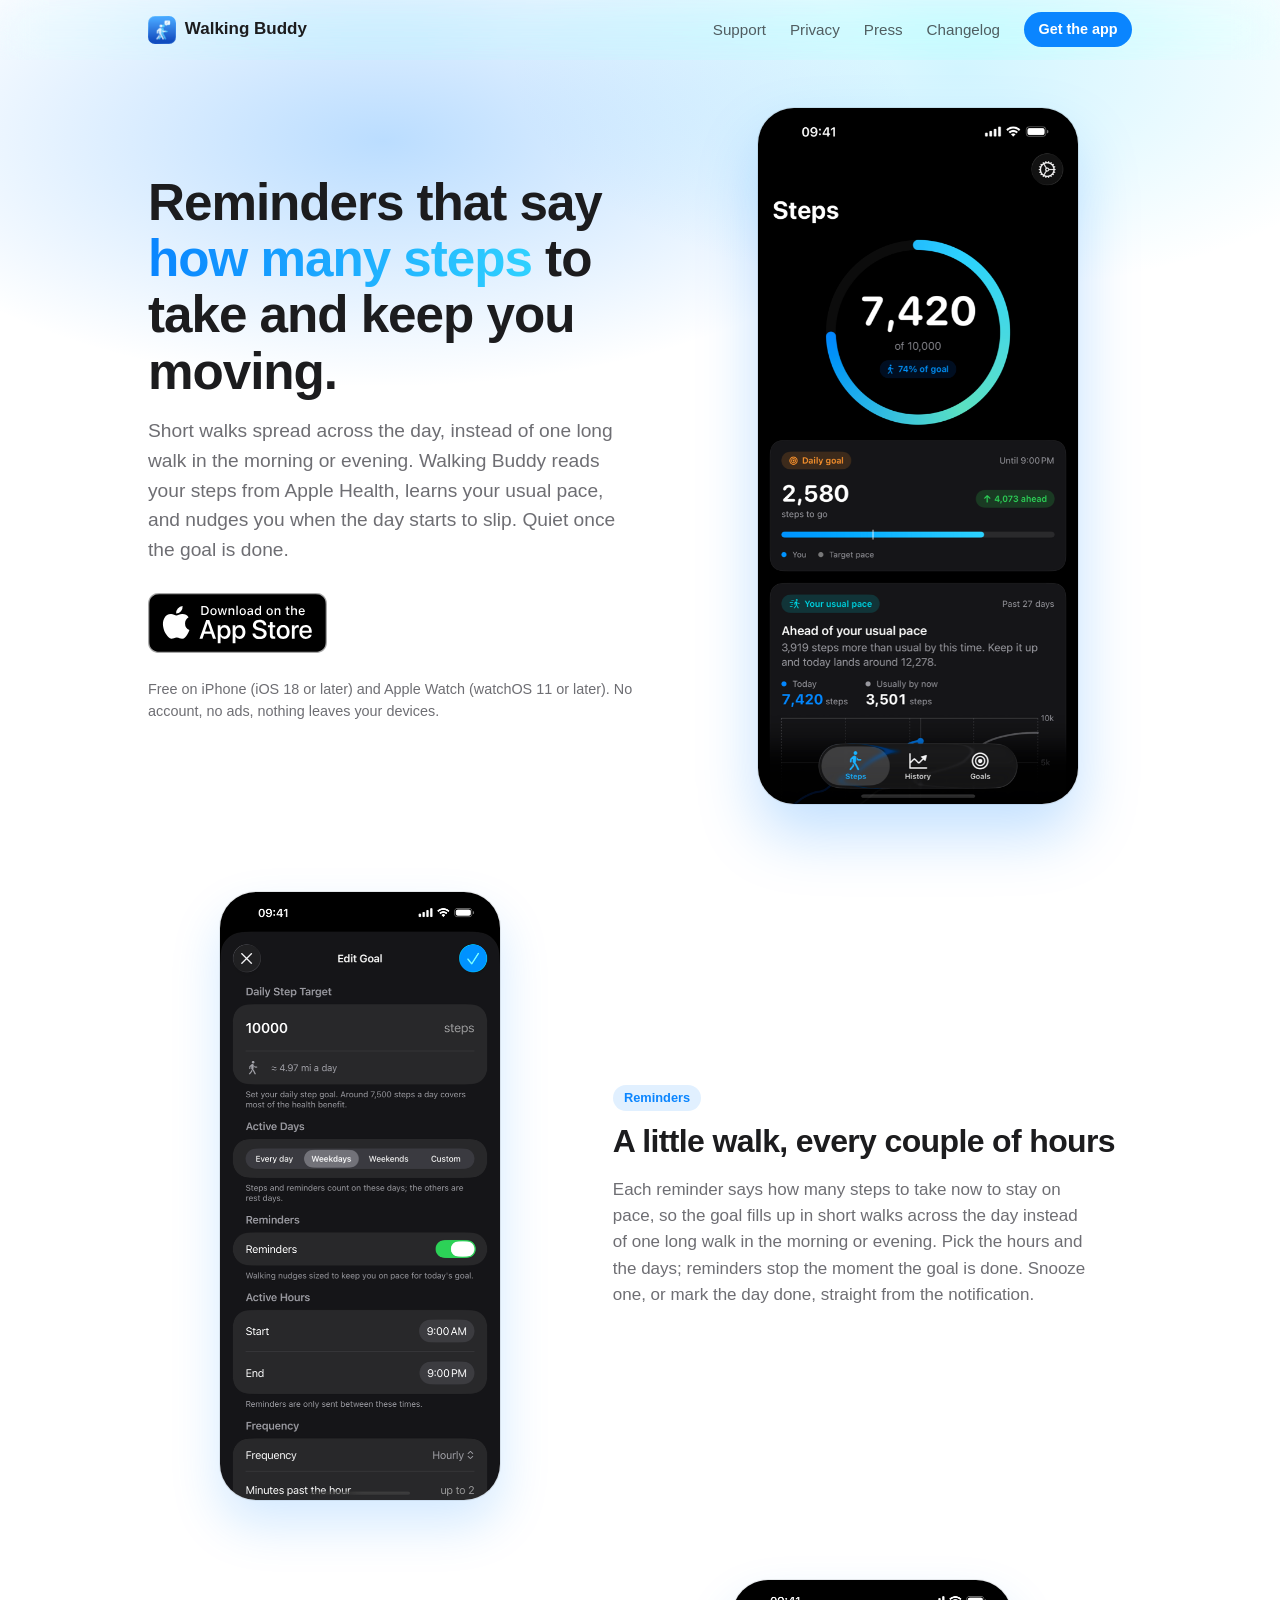
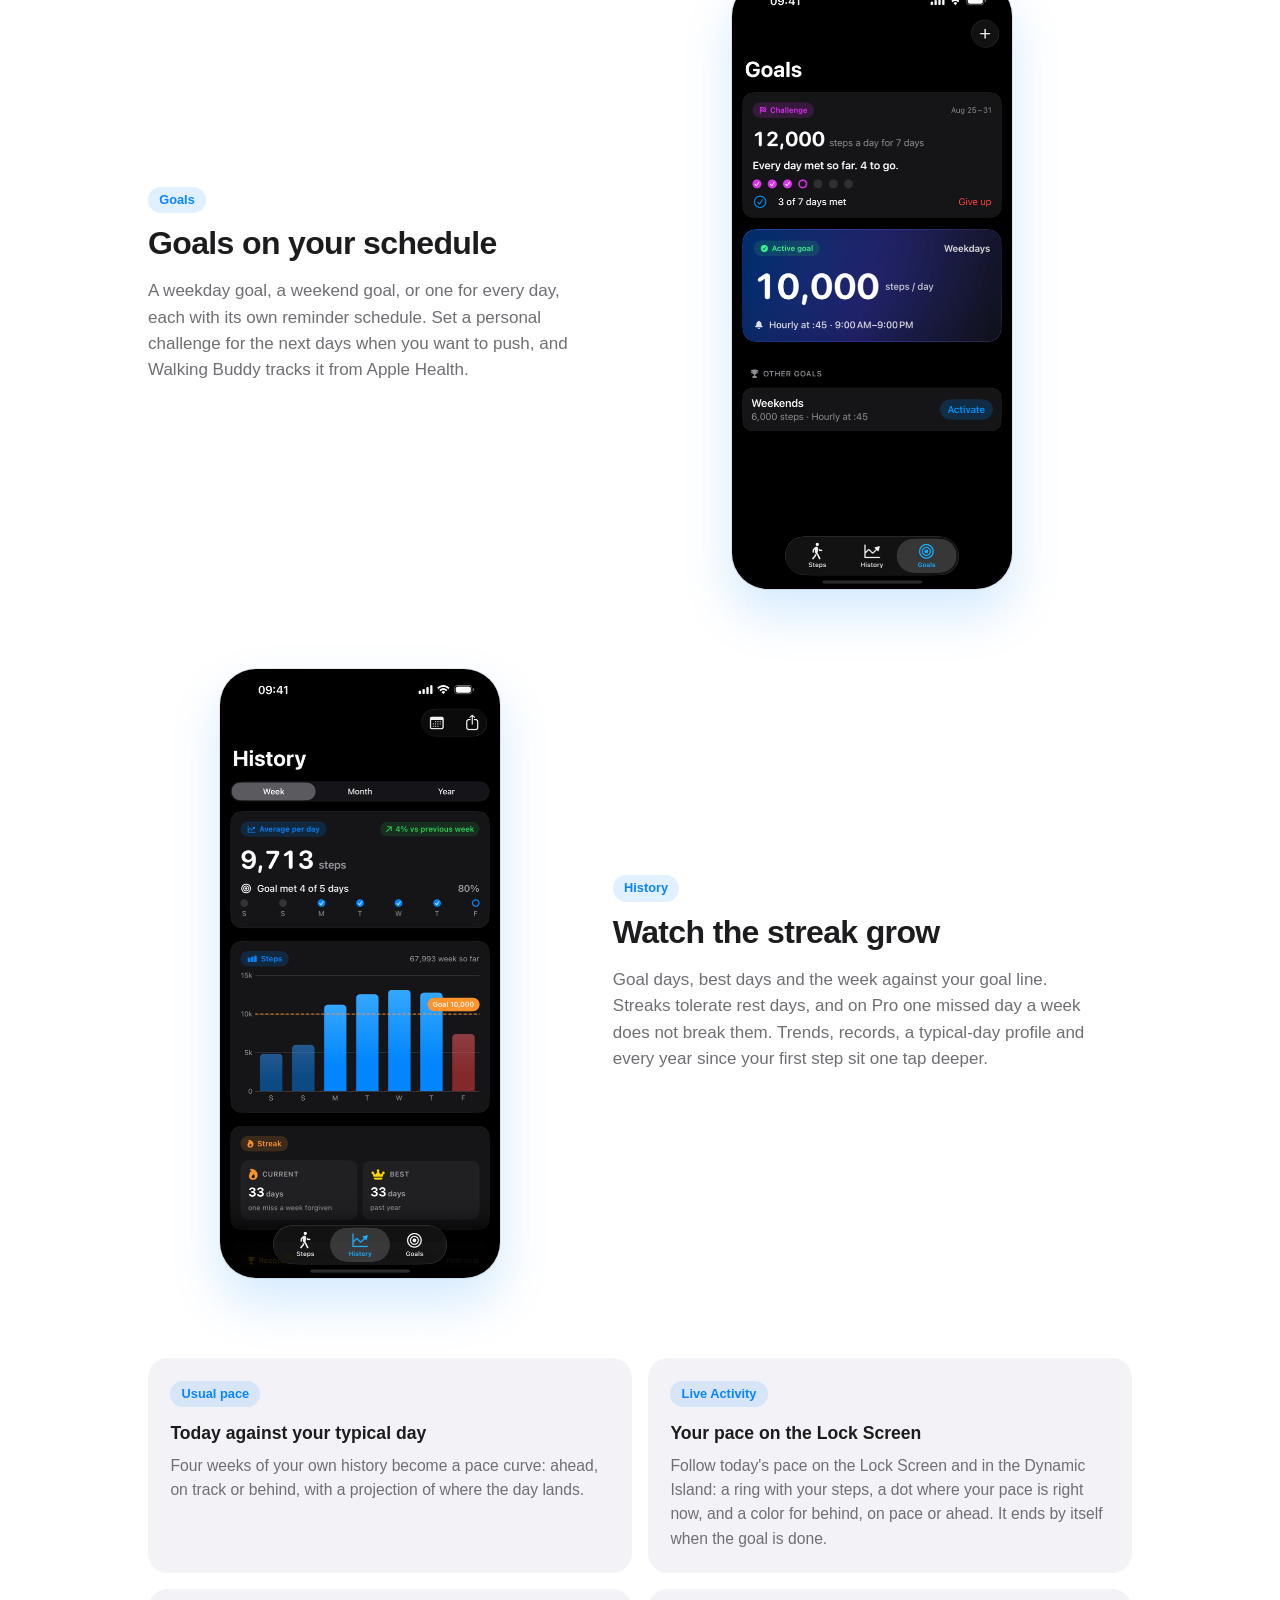
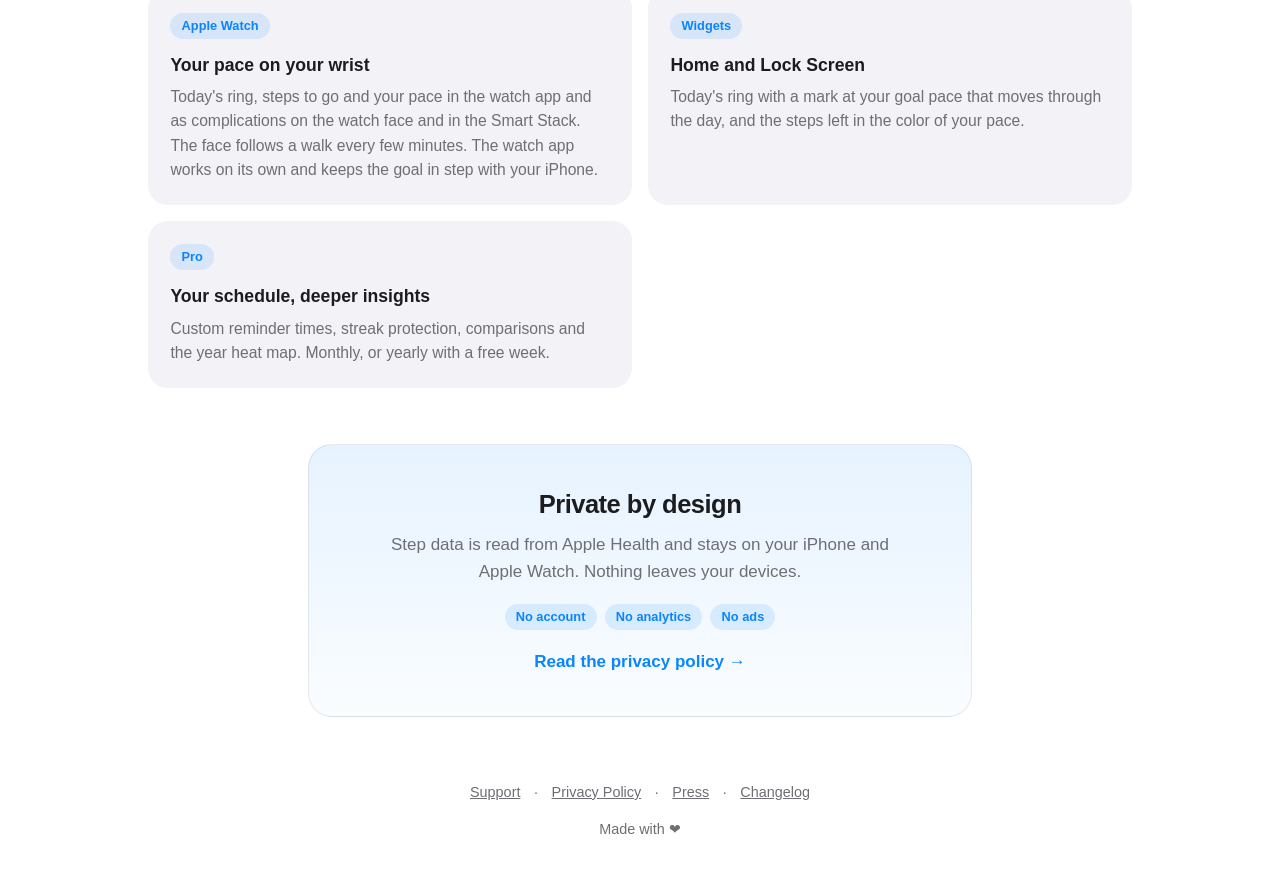
<file: index.html>
<!DOCTYPE html>
<html lang="en">
<head>
  <meta charset="utf-8">
  <meta name="viewport" content="width=device-width, initial-scale=1">
  <title>Walking Buddy: Pedometer with Step Reminders</title>
  <meta name="description" content="Reminders that say how many steps to take and keep you moving. Reads Apple Health, no account, no ads.">
  <meta property="og:title" content="Walking Buddy: Pedometer with Step Reminders">
  <meta property="og:description" content="Reminders that say how many steps to take and keep you moving.">
  <meta property="og:image" content="https://walkingbuddy.koebraam.com/assets/icon.png">
  <link rel="icon" href="/assets/icon.png">
  <link rel="stylesheet" href="/assets/site.css">
</head>
<body class="home">
  <header>
    <div class="wrap">
      <a class="brand" href="/"><img src="/assets/icon.png" alt=""> Walking Buddy</a>
      <nav><a href="/support/">Support</a><a href="/privacy/">Privacy</a><a href="/press/">Press</a><a class="wide" href="/changelog/">Changelog</a><a class="cta" href="https://apps.apple.com/app/id6804229044">Get the app</a></nav>
    </div>
  </header>

  <section class="hero">
    <div class="wrap">
      <div>
        <h1>Reminders that say <span>how many steps</span> to take and keep you moving.</h1>
        <p class="lead">Short walks spread across the day, instead of one long walk in the morning or evening. Walking Buddy reads your steps from Apple Health, learns your usual pace, and nudges you when the day starts to slip. Quiet once the goal is done.</p>
        <a class="badge" href="https://apps.apple.com/app/id6804229044"><img src="/assets/badge.svg" alt="Download on the App Store" width="180" height="60"></a>
        <p class="note">Free on iPhone (iOS 18 or later) and Apple Watch (watchOS 11 or later). No account, no ads, nothing leaves your devices.</p>
      </div>
      <div class="phone"><img src="/assets/01-steps.png" alt="Walking Buddy Steps screen: a progress ring at 7,420 of 10,000 steps, the usual pace card and the hourly chart"></div>
    </div>
  </section>

  <section class="story">
    <div class="wrap row">
      <div class="phone"><img src="/assets/02-reminders.png" alt="Goal editor: 10,000 steps on weekdays, reminders hourly at :45 between 9 AM and 9 PM"></div>
      <div class="copy">
        <span class="tag">Reminders</span>
        <h2>A little walk, every couple of hours</h2>
        <p>Each reminder says how many steps to take now to stay on pace, so the goal fills up in short walks across the day instead of one long walk in the morning or evening. Pick the hours and the days; reminders stop the moment the goal is done. Snooze one, or mark the day done, straight from the notification.</p>
      </div>
    </div>
    <div class="wrap row reverse">
      <div class="phone"><img src="/assets/03-goals.png" alt="Goals: a 12,000-step 7-day challenge with every day met so far, the active weekday goal, and a weekend goal"></div>
      <div class="copy">
        <span class="tag">Goals</span>
        <h2>Goals on your schedule</h2>
        <p>A weekday goal, a weekend goal, or one for every day, each with its own reminder schedule. Set a personal challenge for the next days when you want to push, and Walking Buddy tracks it from Apple Health.</p>
      </div>
    </div>
    <div class="wrap row">
      <div class="phone"><img src="/assets/04-history.png" alt="History week view: average per day, goal met 4 of 5 days, the week's bars against the goal line, and a 33-day streak"></div>
      <div class="copy">
        <span class="tag">History</span>
        <h2>Watch the streak grow</h2>
        <p>Goal days, best days and the week against your goal line. Streaks tolerate rest days, and on Pro one missed day a week does not break them. Trends, records, a typical-day profile and every year since your first step sit one tap deeper.</p>
      </div>
    </div>
  </section>

  <section class="features">
    <div class="wrap grid">
      <div class="card"><span class="tag">Usual pace</span><h3>Today against your typical day</h3><p>Four weeks of your own history become a pace curve: ahead, on track or behind, with a projection of where the day lands.</p></div>
      <div class="card"><span class="tag">Live Activity</span><h3>Your pace on the Lock Screen</h3><p>Follow today's pace on the Lock Screen and in the Dynamic Island: a ring with your steps, a dot where your pace is right now, and a color for behind, on pace or ahead. It ends by itself when the goal is done.</p></div>
      <div class="card"><span class="tag">Apple Watch</span><h3>Your pace on your wrist</h3><p>Today's ring, steps to go and your pace in the watch app and as complications on the watch face and in the Smart Stack. The face follows a walk every few minutes. The watch app works on its own and keeps the goal in step with your iPhone.</p></div>
      <div class="card"><span class="tag">Widgets</span><h3>Home and Lock Screen</h3><p>Today's ring with a mark at your goal pace that moves through the day, and the steps left in the color of your pace.</p></div>
      <div class="card"><span class="tag">Pro</span><h3>Your schedule, deeper insights</h3><p>Custom reminder times, streak protection, comparisons and the year heat map. Monthly, or yearly with a free week.</p></div>
    </div>
  </section>

  <section class="privacy">
    <div class="wrap">
      <div class="panel">
        <h2>Private by design</h2>
        <p>Step data is read from Apple Health and stays on your iPhone and Apple Watch. Nothing leaves your devices.</p>
        <div class="pills"><span class="tag">No account</span><span class="tag">No analytics</span><span class="tag">No ads</span></div>
        <a class="more" href="/privacy/">Read the privacy policy &rarr;</a>
      </div>
    </div>
  </section>

  <footer>
    <div class="wrap">
      <a href="/support/">Support</a> · <a href="/privacy/">Privacy Policy</a> · <a href="/press/">Press</a> · <a href="/changelog/">Changelog</a>
      <p>Made with ❤︎</p>
    </div>
  </footer>
</body>
</html>
</file>
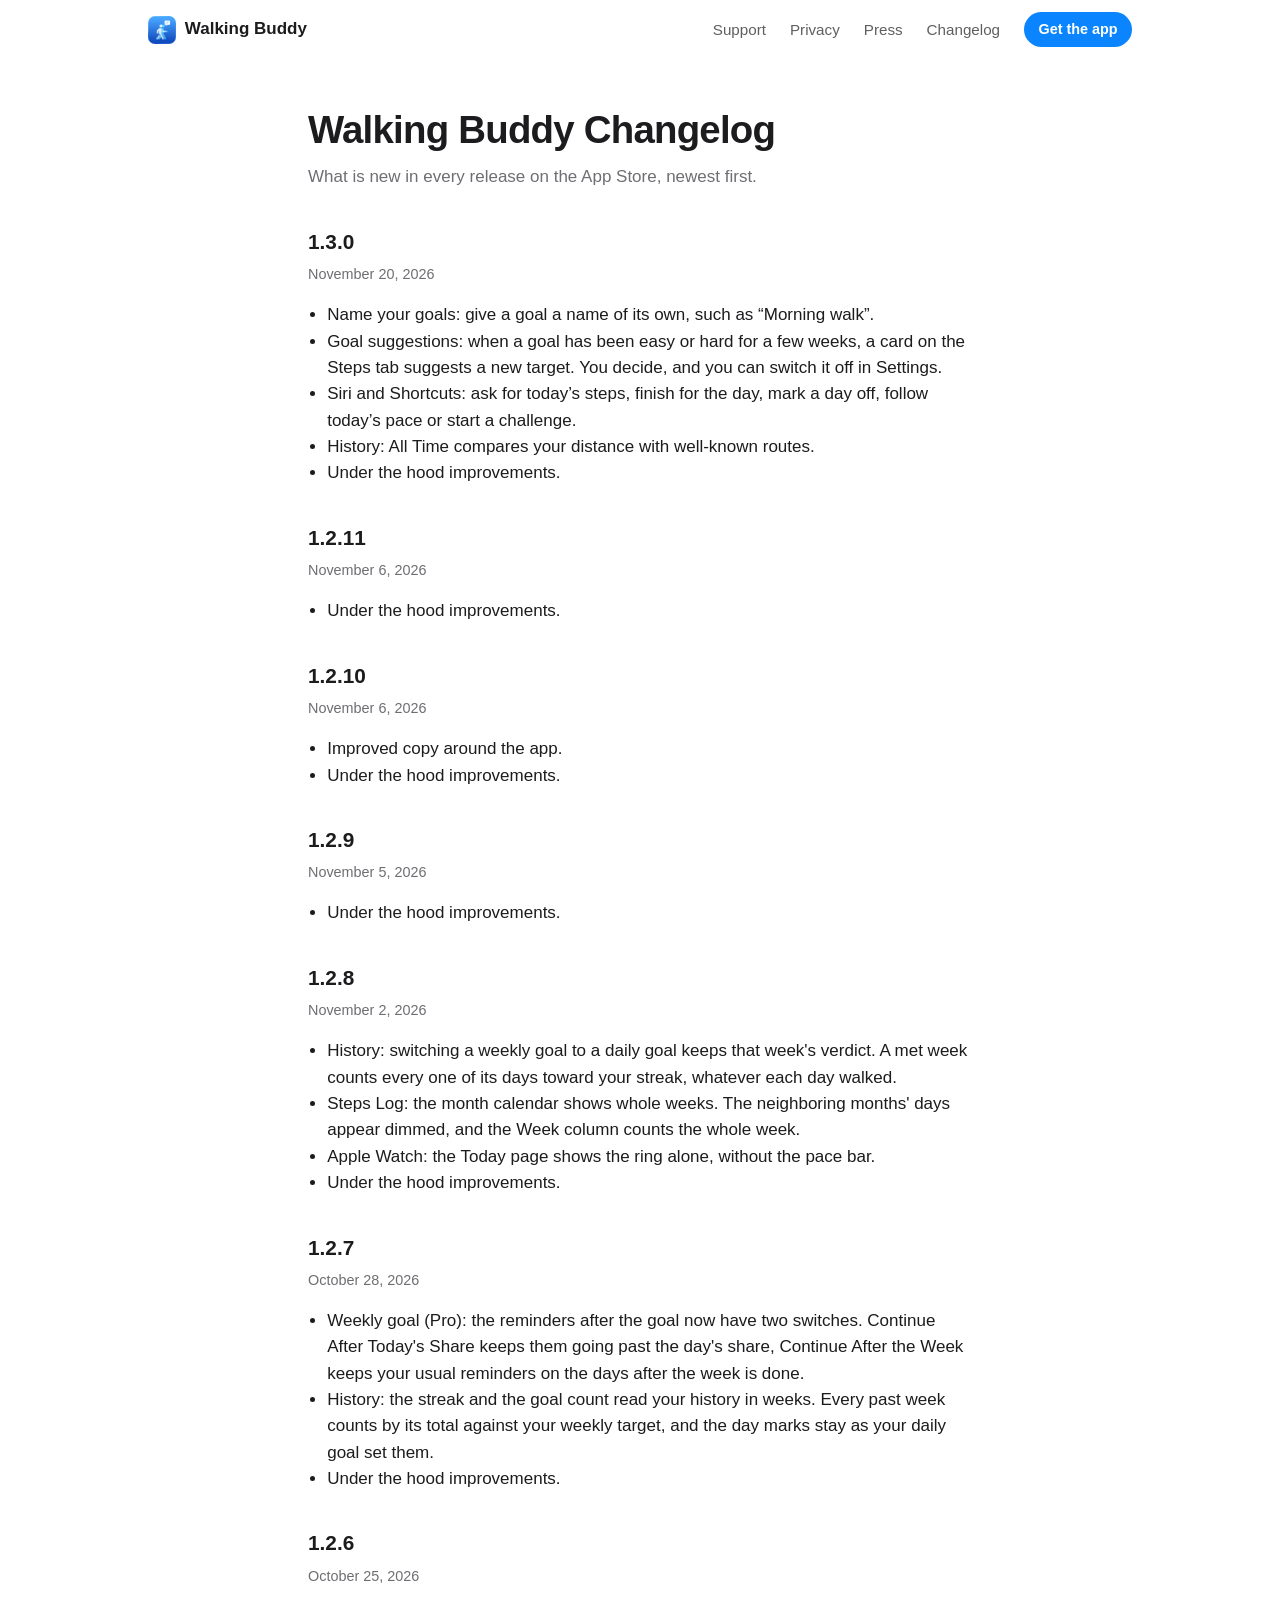
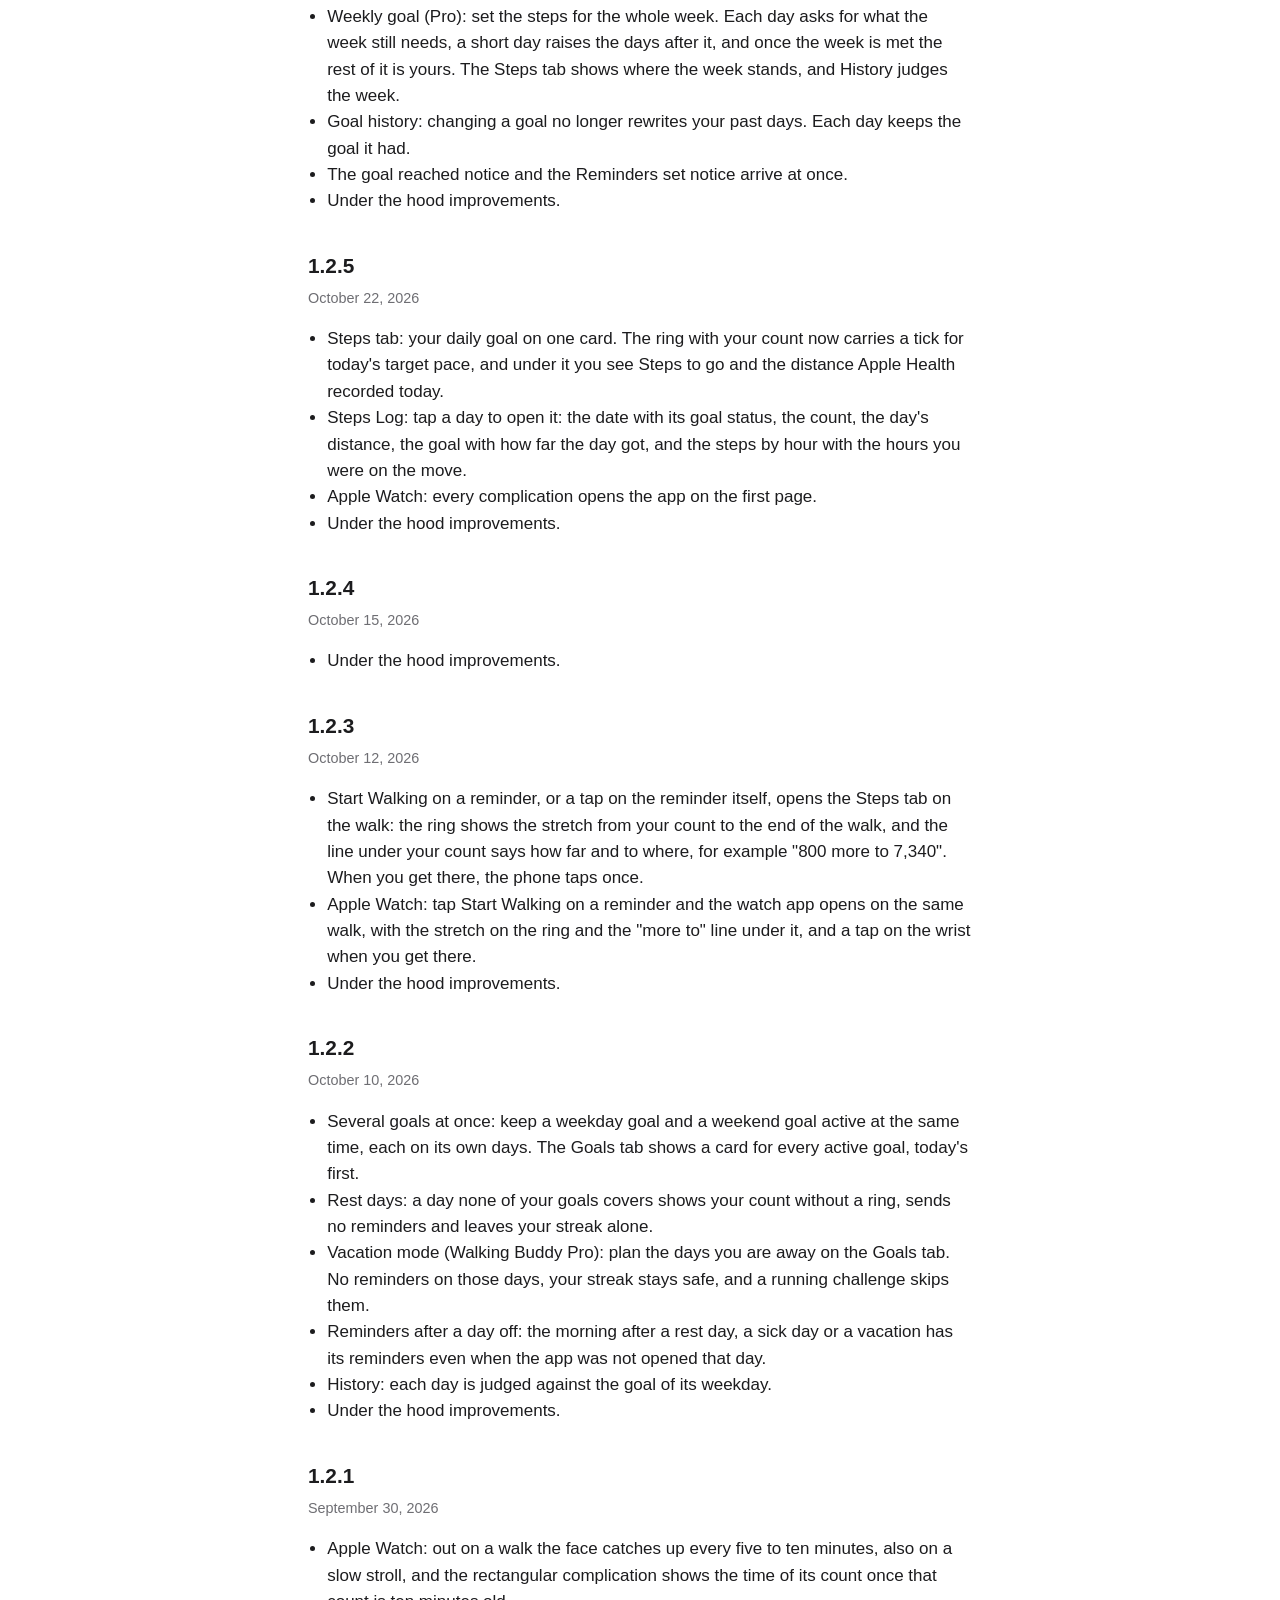
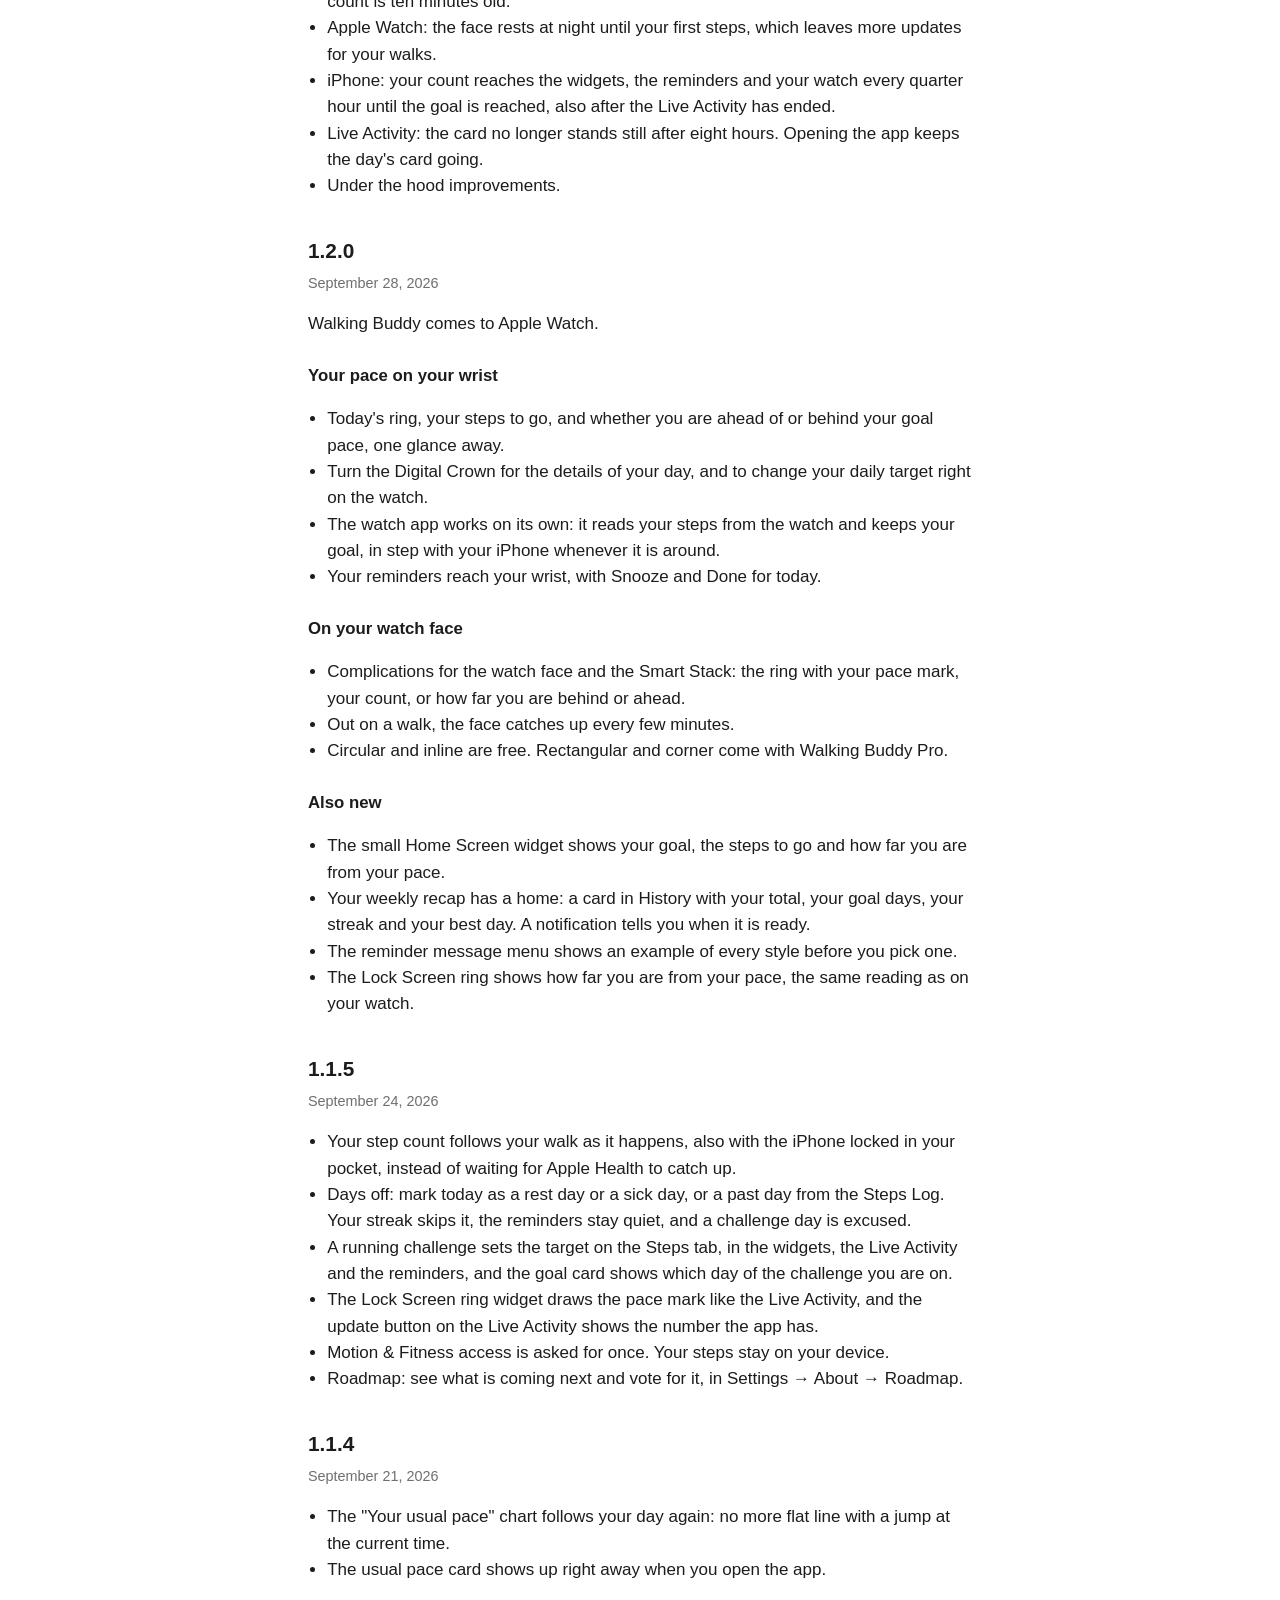
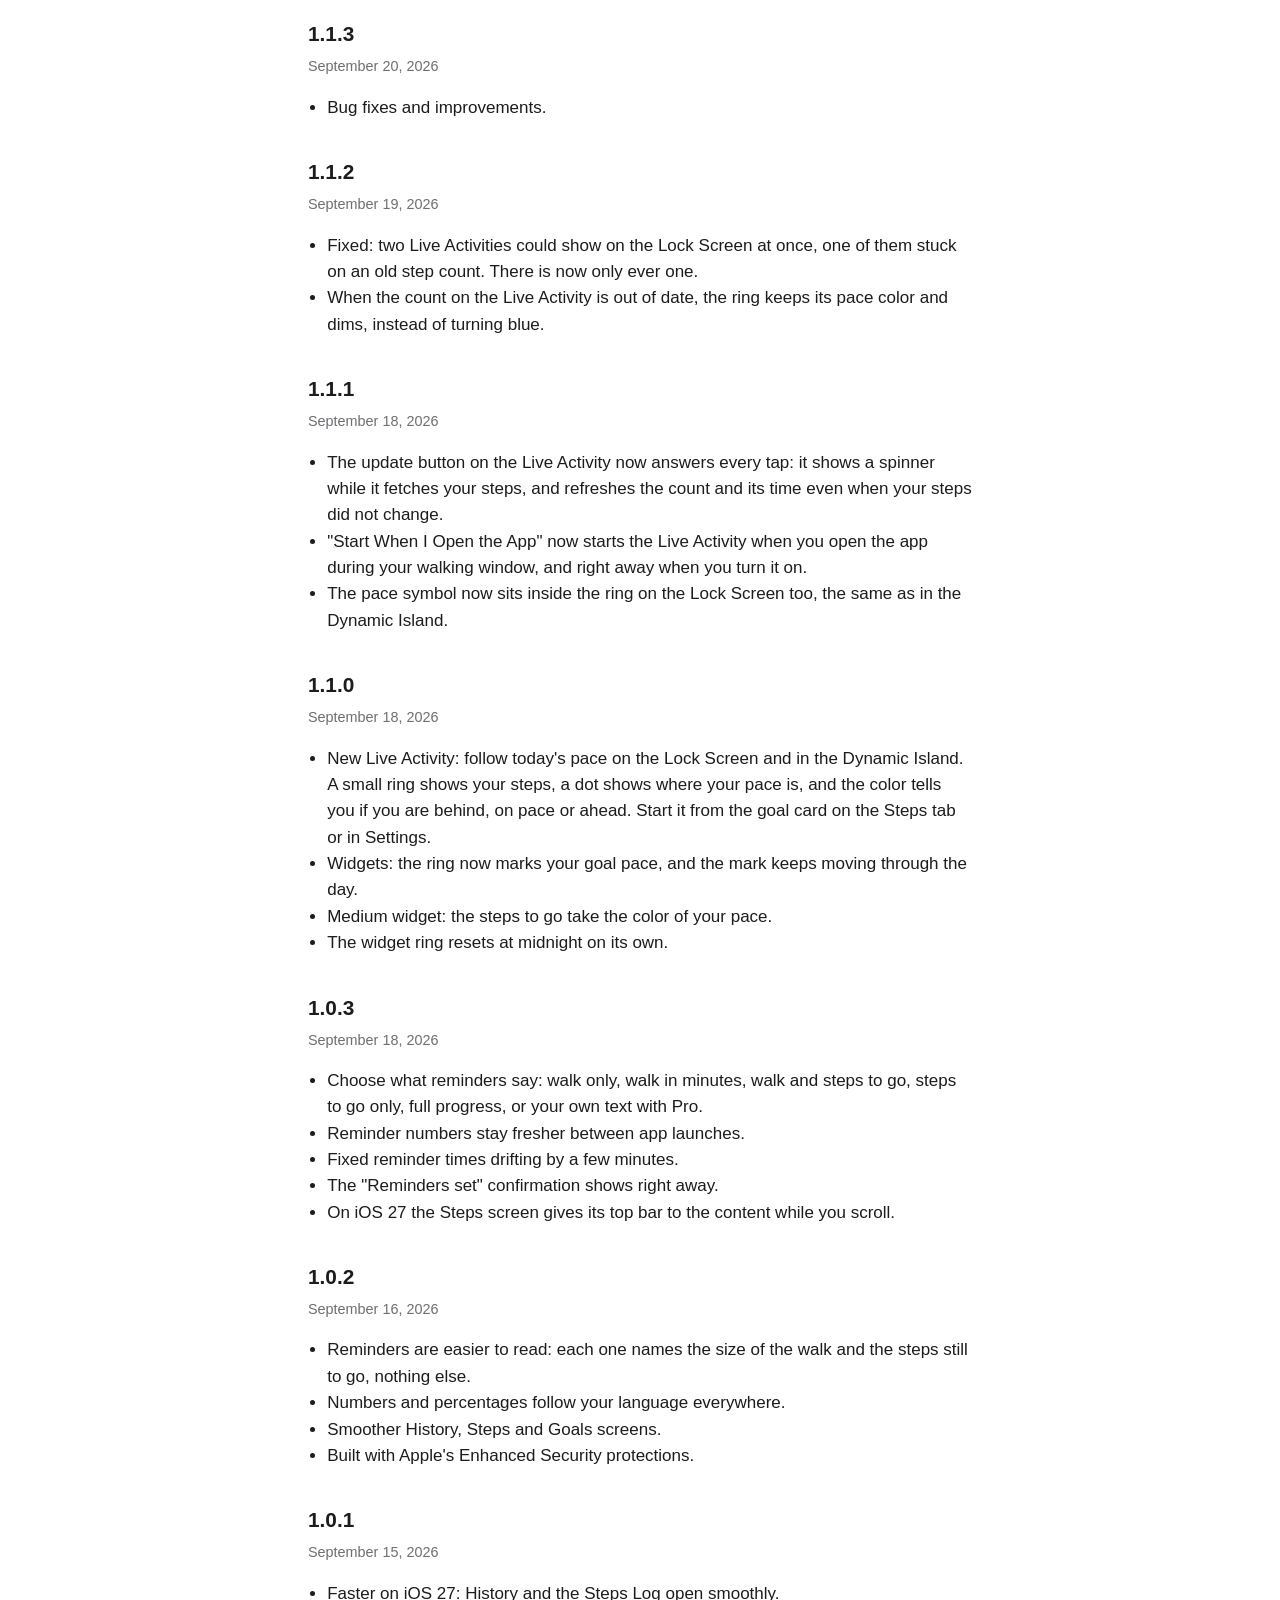
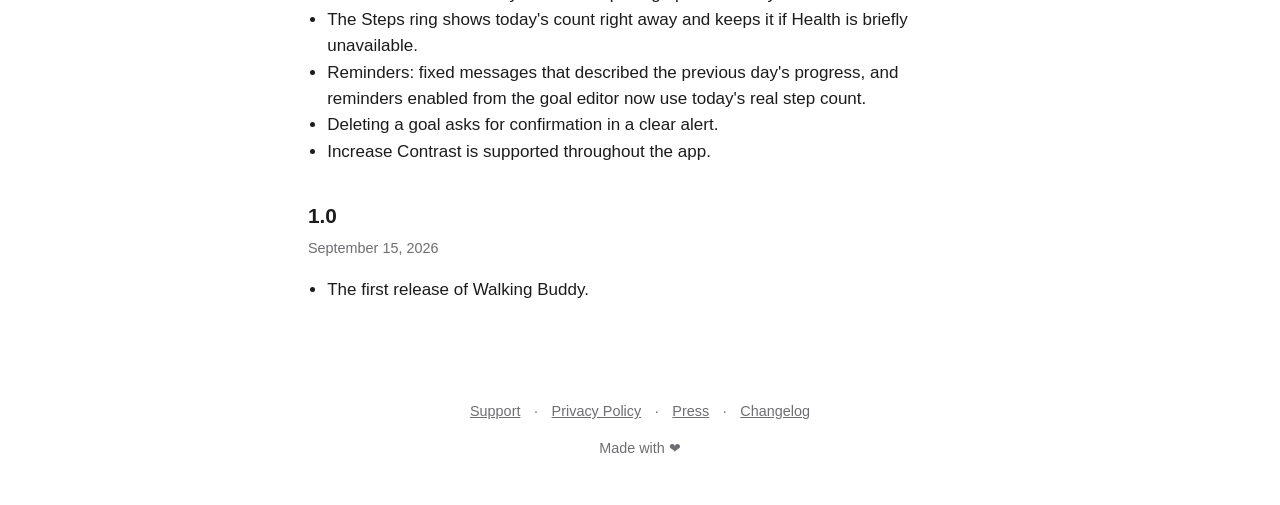
<file: changelog/index.html>
<!DOCTYPE html>
<html lang="en">
<head>
  <meta charset="utf-8">
  <meta name="viewport" content="width=device-width, initial-scale=1">
  <title>Changelog: Walking Buddy</title>
  <meta name="description" content="What is new in every release of Walking Buddy, the step reminder app for iPhone and Apple Watch.">
  <link rel="icon" href="/assets/icon.png">
  <link rel="stylesheet" href="/assets/site.css">
</head>
<body>
  <header>
    <div class="wrap">
      <a class="brand" href="/"><img src="/assets/icon.png" alt=""> Walking Buddy</a>
      <nav><a href="/support/">Support</a><a href="/privacy/">Privacy</a><a href="/press/">Press</a><a class="wide" href="/changelog/">Changelog</a><a class="cta" href="https://apps.apple.com/app/id6804229044">Get the app</a></nav>
    </div>
  </header>

  <main class="page">
    <div class="wrap">
<h1>Walking Buddy Changelog</h1>
  <p class="meta">What is new in every release on the App Store, newest first.</p>

  <h2>1.3.0</h2>
  <p class="meta">November 20, 2026</p>
  <ul>
    <li>Name your goals: give a goal a name of its own, such as &ldquo;Morning walk&rdquo;.</li>
    <li>Goal suggestions: when a goal has been easy or hard for a few weeks, a card on the Steps tab suggests a new target. You decide, and you can switch it off in Settings.</li>
    <li>Siri and Shortcuts: ask for today&rsquo;s steps, finish for the day, mark a day off, follow today&rsquo;s pace or start a challenge.</li>
    <li>History: All Time compares your distance with well-known routes.</li>
    <li>Under the hood improvements.</li>
  </ul>

  <h2>1.2.11</h2>
  <p class="meta">November 6, 2026</p>
  <ul>
    <li>Under the hood improvements.</li>
  </ul>

  <h2>1.2.10</h2>
  <p class="meta">November 6, 2026</p>
  <ul>
    <li>Improved copy around the app.</li>
    <li>Under the hood improvements.</li>
  </ul>

  <h2>1.2.9</h2>
  <p class="meta">November 5, 2026</p>
  <ul>
    <li>Under the hood improvements.</li>
  </ul>

  <h2>1.2.8</h2>
  <p class="meta">November 2, 2026</p>
  <ul>
    <li>History: switching a weekly goal to a daily goal keeps that week's
    verdict. A met week counts every one of its days toward your streak,
    whatever each day walked.</li>
    <li>Steps Log: the month calendar shows whole weeks. The neighboring
    months' days appear dimmed, and the Week column counts the whole
    week.</li>
    <li>Apple Watch: the Today page shows the ring alone, without the pace
    bar.</li>
    <li>Under the hood improvements.</li>
  </ul>

  <h2>1.2.7</h2>
  <p class="meta">October 28, 2026</p>
  <ul>
    <li>Weekly goal (Pro): the reminders after the goal now have two
    switches. Continue After Today's Share keeps them going past the day's
    share, Continue After the Week keeps your usual reminders on the days
    after the week is done.</li>
    <li>History: the streak and the goal count read your history in weeks.
    Every past week counts by its total against your weekly target, and the
    day marks stay as your daily goal set them.</li>
    <li>Under the hood improvements.</li>
  </ul>

  <h2>1.2.6</h2>
  <p class="meta">October 25, 2026</p>
  <ul>
    <li>Weekly goal (Pro): set the steps for the whole week. Each day asks
    for what the week still needs, a short day raises the days after it, and
    once the week is met the rest of it is yours. The Steps tab shows where
    the week stands, and History judges the week.</li>
    <li>Goal history: changing a goal no longer rewrites your past days. Each
    day keeps the goal it had.</li>
    <li>The goal reached notice and the Reminders set notice arrive at
    once.</li>
    <li>Under the hood improvements.</li>
  </ul>

  <h2>1.2.5</h2>
  <p class="meta">October 22, 2026</p>
  <ul>
    <li>Steps tab: your daily goal on one card. The ring with your count now
    carries a tick for today's target pace, and under it you see Steps to go
    and the distance Apple Health recorded today.</li>
    <li>Steps Log: tap a day to open it: the date with its goal status, the
    count, the day's distance, the goal with how far the day got, and the
    steps by hour with the hours you were on the move.</li>
    <li>Apple Watch: every complication opens the app on the first page.</li>
    <li>Under the hood improvements.</li>
  </ul>

  <h2>1.2.4</h2>
  <p class="meta">October 15, 2026</p>
  <ul>
    <li>Under the hood improvements.</li>
  </ul>

  <h2>1.2.3</h2>
  <p class="meta">October 12, 2026</p>
  <ul>
    <li>Start Walking on a reminder, or a tap on the reminder itself, opens
    the Steps tab on the walk: the ring shows the stretch from your count to
    the end of the walk, and the line under your count says how far and to
    where, for example "800 more to 7,340". When you get there, the phone
    taps once.</li>
    <li>Apple Watch: tap Start Walking on a reminder and the watch app opens
    on the same walk, with the stretch on the ring and the "more to" line
    under it, and a tap on the wrist when you get there.</li>
    <li>Under the hood improvements.</li>
  </ul>

  <h2>1.2.2</h2>
  <p class="meta">October 10, 2026</p>
  <ul>
    <li>Several goals at once: keep a weekday goal and a weekend goal
    active at the same time, each on its own days. The Goals tab shows a
    card for every active goal, today's first.</li>
    <li>Rest days: a day none of your goals covers shows your count
    without a ring, sends no reminders and leaves your streak alone.</li>
    <li>Vacation mode (Walking Buddy Pro): plan the days you are away on
    the Goals tab. No reminders on those days, your streak stays safe,
    and a running challenge skips them.</li>
    <li>Reminders after a day off: the morning after a rest day, a sick
    day or a vacation has its reminders even when the app was not opened
    that day.</li>
    <li>History: each day is judged against the goal of its weekday.</li>
    <li>Under the hood improvements.</li>
  </ul>

  <h2>1.2.1</h2>
  <p class="meta">September 30, 2026</p>
  <ul>
    <li>Apple Watch: out on a walk the face catches up every five to ten
    minutes, also on a slow stroll, and the rectangular complication shows
    the time of its count once that count is ten minutes old.</li>
    <li>Apple Watch: the face rests at night until your first steps, which
    leaves more updates for your walks.</li>
    <li>iPhone: your count reaches the widgets, the reminders and your
    watch every quarter hour until the goal is reached, also after the
    Live Activity has ended.</li>
    <li>Live Activity: the card no longer stands still after eight hours.
    Opening the app keeps the day's card going.</li>
    <li>Under the hood improvements.</li>
  </ul>

  <h2>1.2.0</h2>
  <p class="meta">September 28, 2026</p>
  <p>Walking Buddy comes to Apple Watch.</p>
  <h3>Your pace on your wrist</h3>
  <ul>
    <li>Today's ring, your steps to go, and whether you are ahead of or
    behind your goal pace, one glance away.</li>
    <li>Turn the Digital Crown for the details of your day, and to change
    your daily target right on the watch.</li>
    <li>The watch app works on its own: it reads your steps from the watch
    and keeps your goal, in step with your iPhone whenever it is around.</li>
    <li>Your reminders reach your wrist, with Snooze and Done for today.</li>
  </ul>
  <h3>On your watch face</h3>
  <ul>
    <li>Complications for the watch face and the Smart Stack: the ring with
    your pace mark, your count, or how far you are behind or ahead.</li>
    <li>Out on a walk, the face catches up every few minutes.</li>
    <li>Circular and inline are free. Rectangular and corner come with
    Walking Buddy Pro.</li>
  </ul>
  <h3>Also new</h3>
  <ul>
    <li>The small Home Screen widget shows your goal, the steps to go and
    how far you are from your pace.</li>
    <li>Your weekly recap has a home: a card in History with your total,
    your goal days, your streak and your best day. A notification tells you
    when it is ready.</li>
    <li>The reminder message menu shows an example of every style before
    you pick one.</li>
    <li>The Lock Screen ring shows how far you are from your pace, the same
    reading as on your watch.</li>
  </ul>

  <h2>1.1.5</h2>
  <p class="meta">September 24, 2026</p>
  <ul>
    <li>Your step count follows your walk as it happens, also with the
    iPhone locked in your pocket, instead of waiting for Apple Health to
    catch up.</li>
    <li>Days off: mark today as a rest day or a sick day, or a past day
    from the Steps Log. Your streak skips it, the reminders stay quiet, and
    a challenge day is excused.</li>
    <li>A running challenge sets the target on the Steps tab, in the
    widgets, the Live Activity and the reminders, and the goal card shows
    which day of the challenge you are on.</li>
    <li>The Lock Screen ring widget draws the pace mark like the Live
    Activity, and the update button on the Live Activity shows the number
    the app has.</li>
    <li>Motion &amp; Fitness access is asked for once. Your steps stay on
    your device.</li>
    <li>Roadmap: see what is coming next and vote for it, in Settings →
    About → Roadmap.</li>
  </ul>

  <h2>1.1.4</h2>
  <p class="meta">September 21, 2026</p>
  <ul>
    <li>The "Your usual pace" chart follows your day again: no more flat
    line with a jump at the current time.</li>
    <li>The usual pace card shows up right away when you open the app.</li>
  </ul>

  <h2>1.1.3</h2>
  <p class="meta">September 20, 2026</p>
  <ul>
    <li>Bug fixes and improvements.</li>
  </ul>

  <h2>1.1.2</h2>
  <p class="meta">September 19, 2026</p>
  <ul>
    <li>Fixed: two Live Activities could show on the Lock Screen at once,
    one of them stuck on an old step count. There is now only ever one.</li>
    <li>When the count on the Live Activity is out of date, the ring keeps
    its pace color and dims, instead of turning blue.</li>
  </ul>

  <h2>1.1.1</h2>
  <p class="meta">September 18, 2026</p>
  <ul>
    <li>The update button on the Live Activity now answers every tap: it
    shows a spinner while it fetches your steps, and refreshes the count
    and its time even when your steps did not change.</li>
    <li>"Start When I Open the App" now starts the Live Activity when you
    open the app during your walking window, and right away when you turn
    it on.</li>
    <li>The pace symbol now sits inside the ring on the Lock Screen too,
    the same as in the Dynamic Island.</li>
  </ul>

  <h2>1.1.0</h2>
  <p class="meta">September 18, 2026</p>
  <ul>
    <li>New Live Activity: follow today's pace on the Lock Screen and in
    the Dynamic Island. A small ring shows your steps, a dot shows where
    your pace is, and the color tells you if you are behind, on pace or
    ahead. Start it from the goal card on the Steps tab or in Settings.</li>
    <li>Widgets: the ring now marks your goal pace, and the mark keeps
    moving through the day.</li>
    <li>Medium widget: the steps to go take the color of your pace.</li>
    <li>The widget ring resets at midnight on its own.</li>
  </ul>

  <h2>1.0.3</h2>
  <p class="meta">September 18, 2026</p>
  <ul>
    <li>Choose what reminders say: walk only, walk in minutes, walk and
    steps to go, steps to go only, full progress, or your own text with
    Pro.</li>
    <li>Reminder numbers stay fresher between app launches.</li>
    <li>Fixed reminder times drifting by a few minutes.</li>
    <li>The "Reminders set" confirmation shows right away.</li>
    <li>On iOS 27 the Steps screen gives its top bar to the content while
    you scroll.</li>
  </ul>

  <h2>1.0.2</h2>
  <p class="meta">September 16, 2026</p>
  <ul>
    <li>Reminders are easier to read: each one names the size of the walk
    and the steps still to go, nothing else.</li>
    <li>Numbers and percentages follow your language everywhere.</li>
    <li>Smoother History, Steps and Goals screens.</li>
    <li>Built with Apple's Enhanced Security protections.</li>
  </ul>

  <h2>1.0.1</h2>
  <p class="meta">September 15, 2026</p>
  <ul>
    <li>Faster on iOS 27: History and the Steps Log open smoothly.</li>
    <li>The Steps ring shows today's count right away and keeps it if
    Health is briefly unavailable.</li>
    <li>Reminders: fixed messages that described the previous day's
    progress, and reminders enabled from the goal editor now use today's
    real step count.</li>
    <li>Deleting a goal asks for confirmation in a clear alert.</li>
    <li>Increase Contrast is supported throughout the app.</li>
  </ul>

  <h2>1.0</h2>
  <p class="meta">September 15, 2026</p>
  <ul>
    <li>The first release of Walking Buddy.</li>
  </ul>
    </div>
  </main>

  <footer>
    <div class="wrap">
      <a href="/support/">Support</a> · <a href="/privacy/">Privacy Policy</a> · <a href="/press/">Press</a> · <a href="/changelog/">Changelog</a>
      <p>Made with ❤︎</p>
    </div>
  </footer>
</body>
</html>
</file>
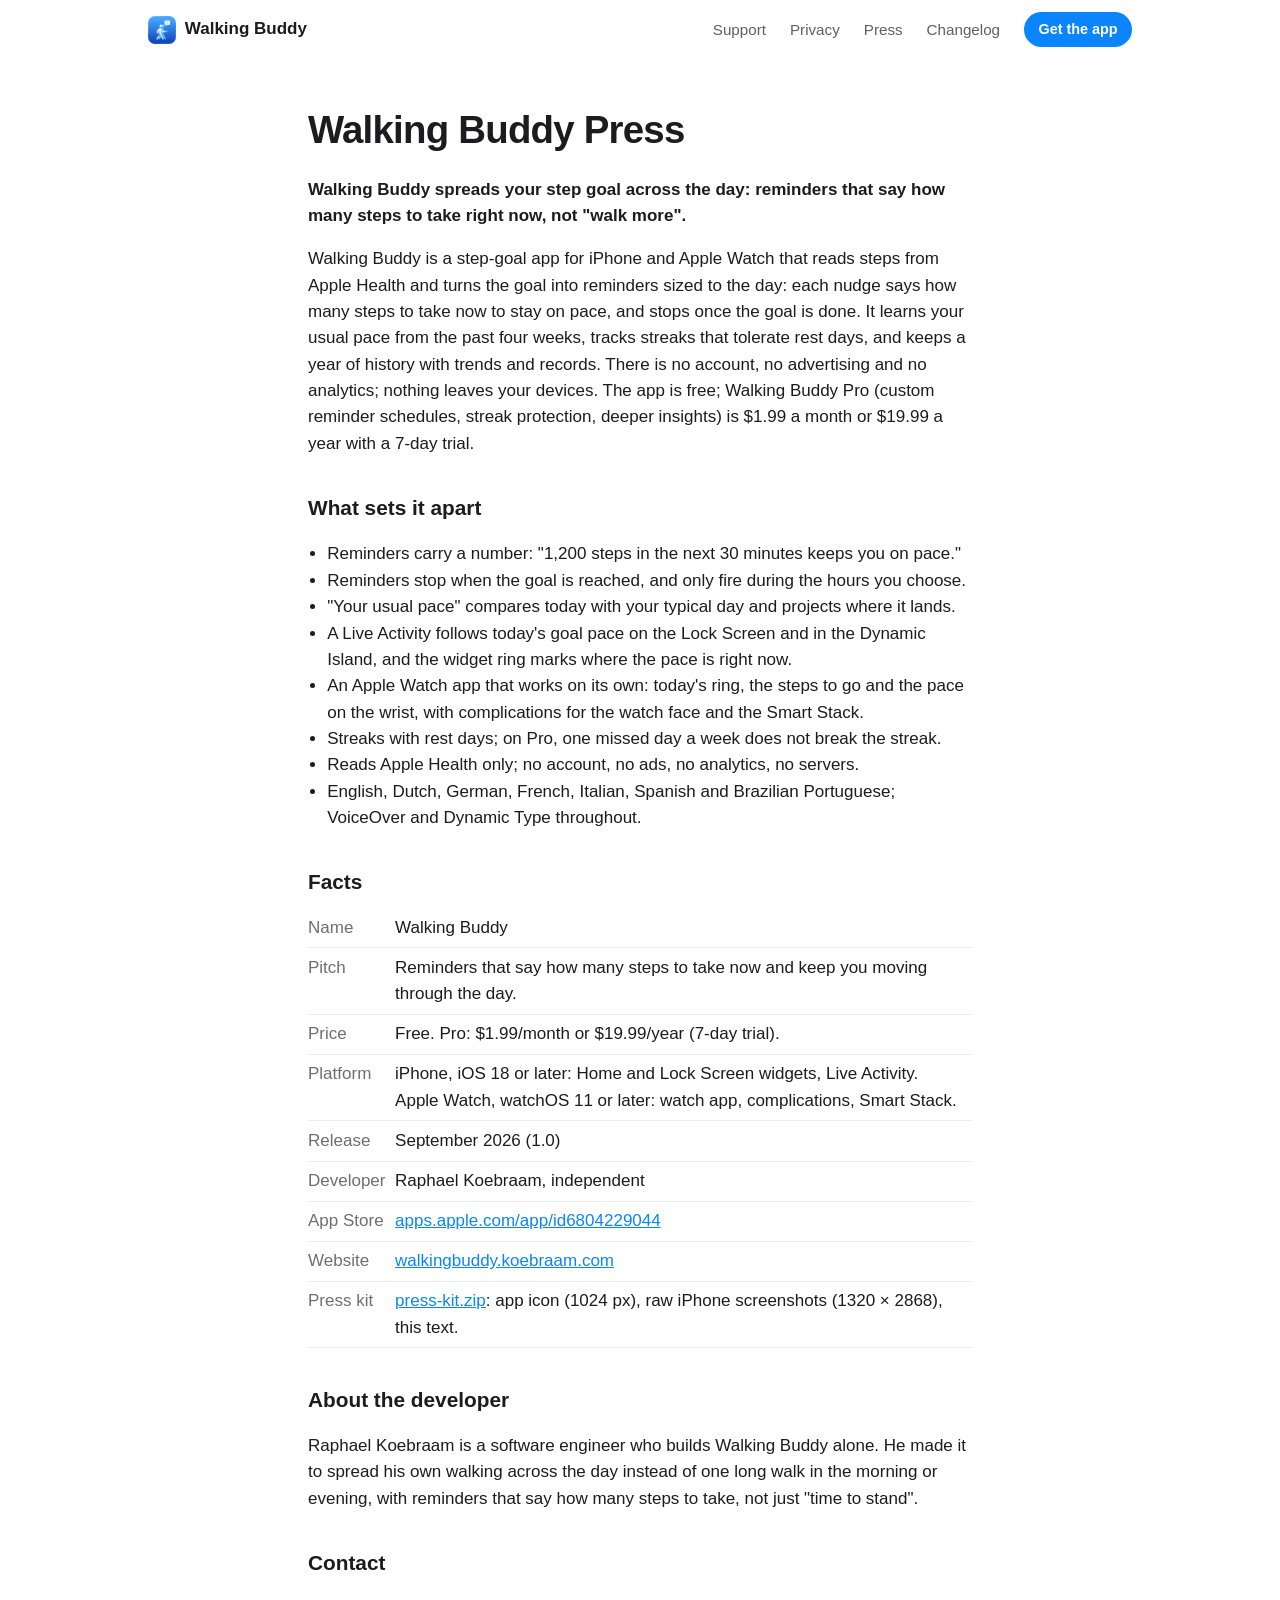
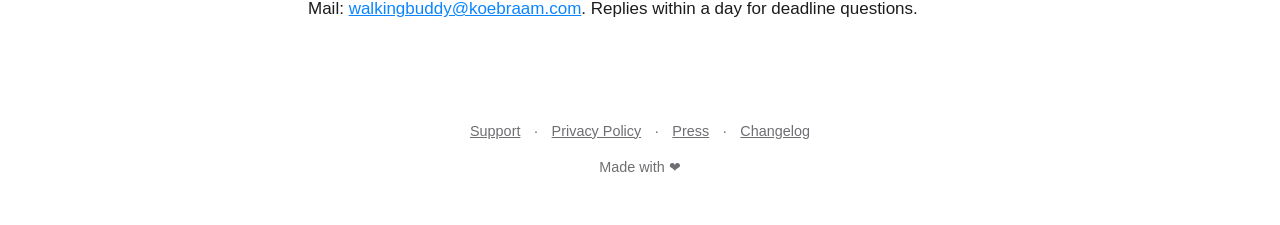
<file: press/index.html>
<!DOCTYPE html>
<html lang="en">
<head>
  <meta charset="utf-8">
  <meta name="viewport" content="width=device-width, initial-scale=1">
  <title>Press: Walking Buddy</title>
  <meta name="description" content="Press kit and facts for Walking Buddy, step reminders for iPhone and Apple Watch.">
  <link rel="icon" href="/assets/icon.png">
  <link rel="stylesheet" href="/assets/site.css">
</head>
<body>
  <header>
    <div class="wrap">
      <a class="brand" href="/"><img src="/assets/icon.png" alt=""> Walking Buddy</a>
      <nav><a href="/support/">Support</a><a href="/privacy/">Privacy</a><a href="/press/">Press</a><a class="wide" href="/changelog/">Changelog</a><a class="cta" href="https://apps.apple.com/app/id6804229044">Get the app</a></nav>
    </div>
  </header>

  <main class="page">
    <div class="wrap">
<h1>Walking Buddy Press</h1>

  <p><strong>Walking Buddy spreads your step goal across the day: reminders
  that say how many steps to take right now, not "walk more".</strong></p>

  <p>Walking Buddy is a step-goal app for iPhone and Apple Watch that
  reads steps from Apple Health and turns the goal into reminders sized to
  the day: each nudge says how many steps to take now to stay on pace, and
  stops once the goal is done. It learns your usual pace from the past four
  weeks, tracks streaks that tolerate rest days, and keeps a year of history
  with trends and records. There is no account, no advertising and no
  analytics; nothing leaves your devices. The app is free; Walking Buddy Pro
  (custom reminder schedules, streak protection, deeper insights) is
  $1.99 a month or $19.99 a year with a 7-day trial.</p>

  <h2>What sets it apart</h2>
  <ul>
    <li>Reminders carry a number: "1,200 steps in the next 30 minutes keeps you on pace."</li>
    <li>Reminders stop when the goal is reached, and only fire during the hours you choose.</li>
    <li>"Your usual pace" compares today with your typical day and projects where it lands.</li>
    <li>A Live Activity follows today's goal pace on the Lock Screen and in the Dynamic Island, and the widget ring marks where the pace is right now.</li>
    <li>An Apple Watch app that works on its own: today's ring, the steps to go and the pace on the wrist, with complications for the watch face and the Smart Stack.</li>
    <li>Streaks with rest days; on Pro, one missed day a week does not break the streak.</li>
    <li>Reads Apple Health only; no account, no ads, no analytics, no servers.</li>
    <li>English, Dutch, German, French, Italian, Spanish and Brazilian Portuguese; VoiceOver and Dynamic Type throughout.</li>
  </ul>

  <h2>Facts</h2>
  <table>
    <tr><td>Name</td><td>Walking Buddy</td></tr>
    <tr><td>Pitch</td><td>Reminders that say how many steps to take now and keep you moving through the day.</td></tr>
    <tr><td>Price</td><td>Free. Pro: $1.99/month or $19.99/year (7-day trial).</td></tr>
    <tr><td>Platform</td><td>iPhone, iOS 18 or later: Home and Lock Screen widgets, Live Activity. Apple Watch, watchOS 11 or later: watch app, complications, Smart Stack.</td></tr>
    <tr><td>Release</td><td>September 2026 (1.0)</td></tr>
    <tr><td>Developer</td><td>Raphael Koebraam, independent</td></tr>
    <tr><td>App Store</td><td><a href="https://apps.apple.com/app/id6804229044">apps.apple.com/app/id6804229044</a></td></tr>
    <tr><td>Website</td><td><a href="https://walkingbuddy.koebraam.com">walkingbuddy.koebraam.com</a></td></tr>
    <tr><td>Press kit</td><td><a href="/press/press-kit.zip">press-kit.zip</a>: app icon (1024 px), raw iPhone screenshots (1320 × 2868), this text.</td></tr>
  </table>

  <h2>About the developer</h2>
  <p>Raphael Koebraam is a software engineer who builds Walking Buddy
  alone. He made it to spread his own walking across the day instead of
  one long walk in the morning or evening, with reminders that say how
  many steps to take, not just "time to stand".</p>

  <h2>Contact</h2>
  <p>Mail: <a href="mailto:walkingbuddy@koebraam.com">walkingbuddy@koebraam.com</a>.
  Replies within a day for deadline questions.</p>
    </div>
  </main>

  <footer>
    <div class="wrap">
      <a href="/support/">Support</a> · <a href="/privacy/">Privacy Policy</a> · <a href="/press/">Press</a> · <a href="/changelog/">Changelog</a>
      <p>Made with ❤︎</p>
    </div>
  </footer>
</body>
</html>
</file>
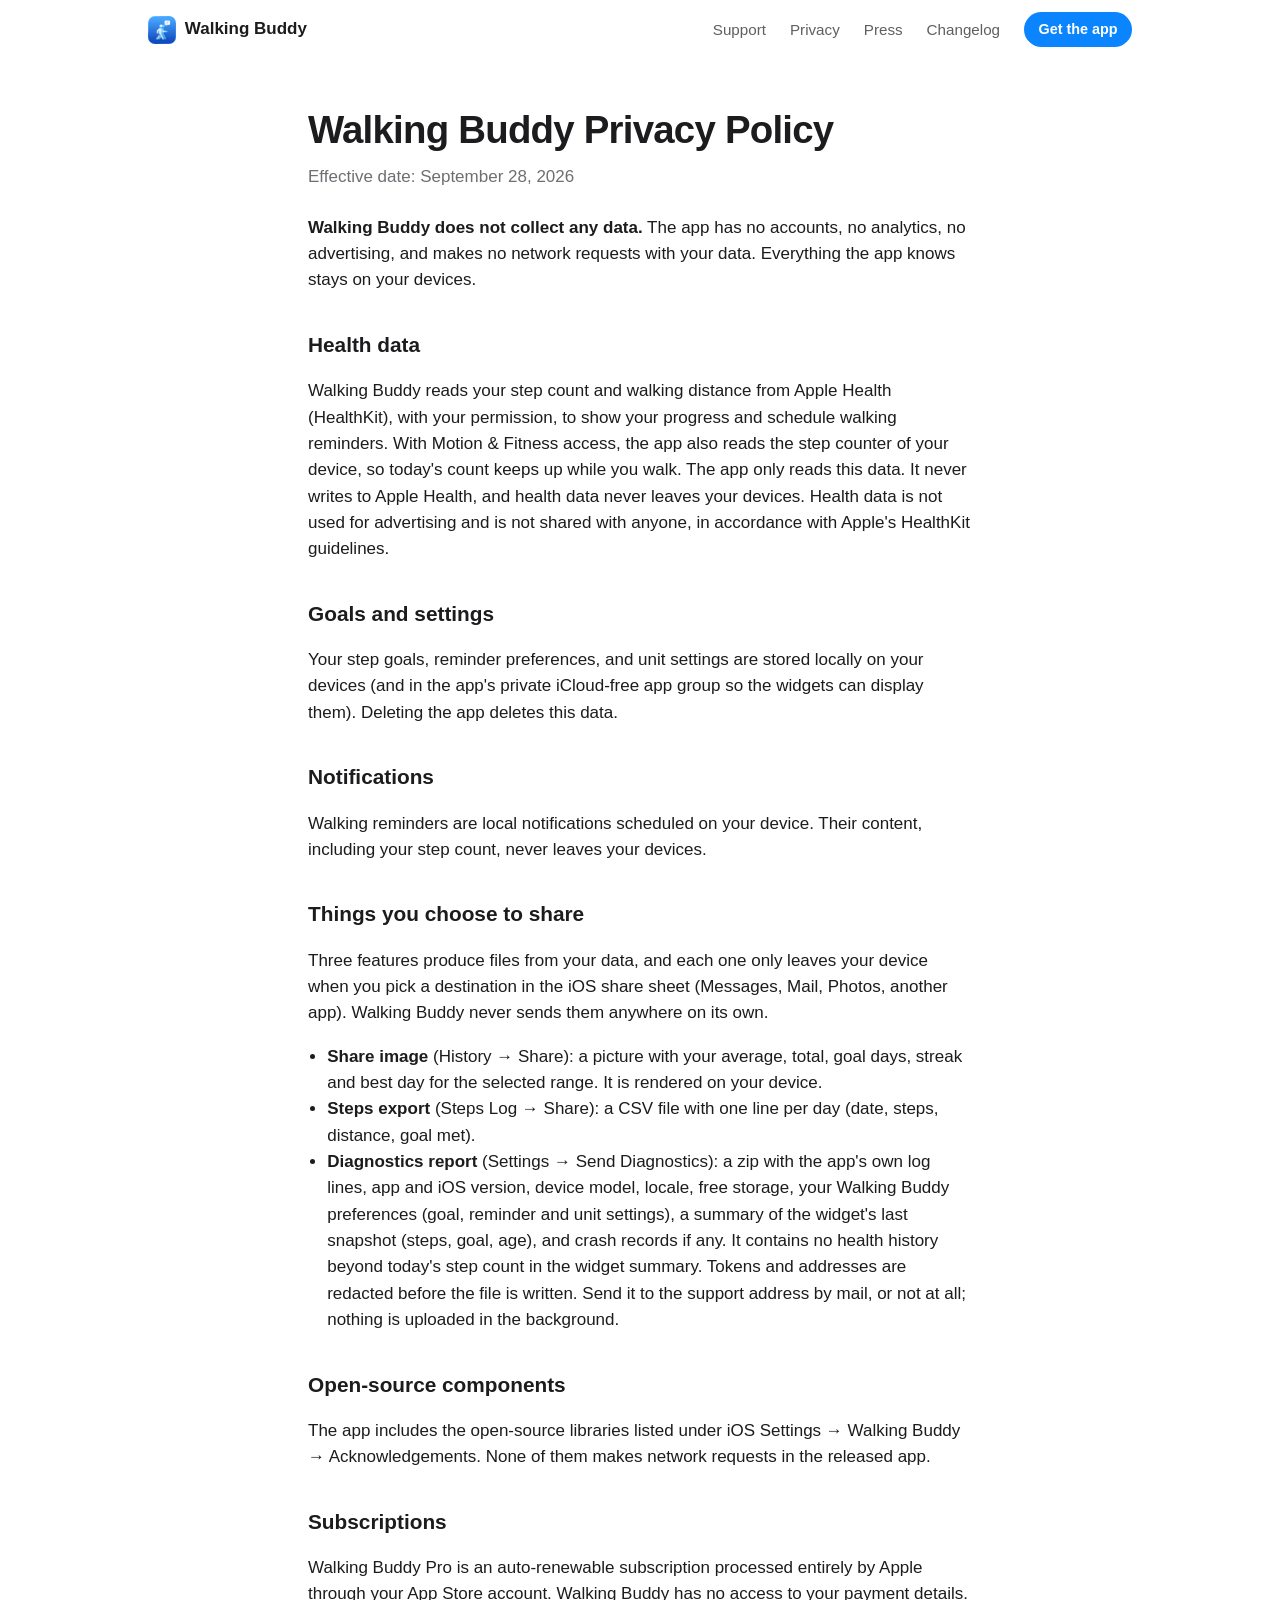
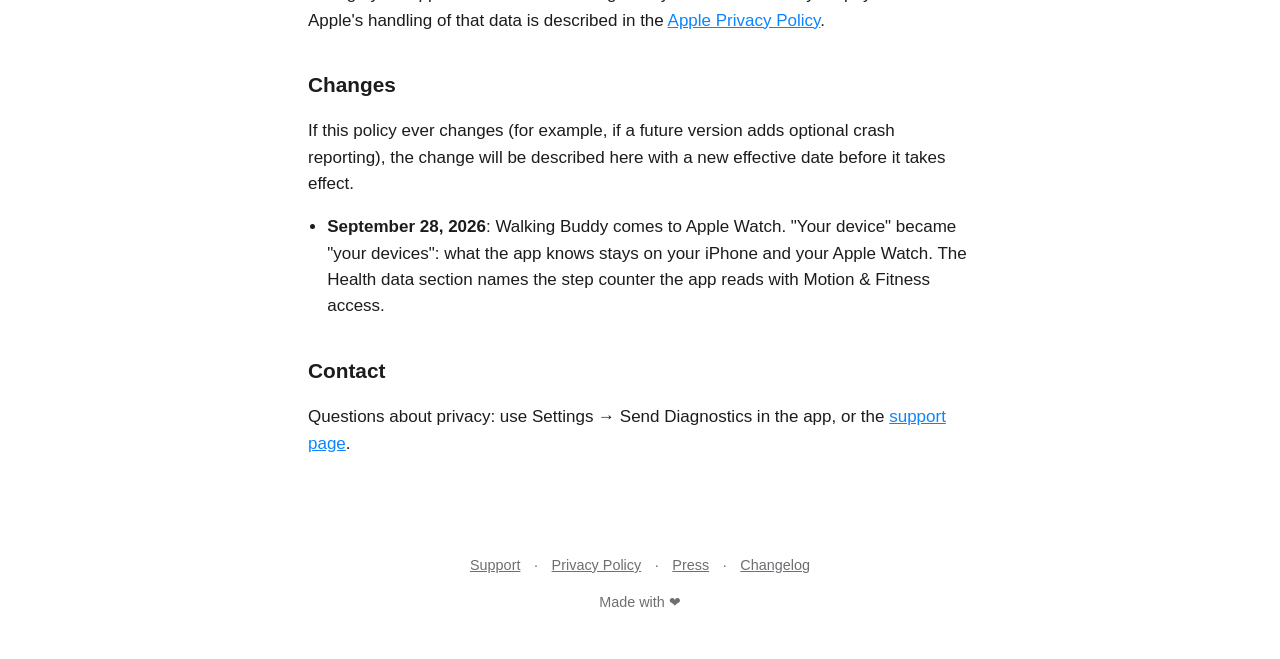
<file: privacy/index.html>
<!DOCTYPE html>
<html lang="en">
<head>
  <meta charset="utf-8">
  <meta name="viewport" content="width=device-width, initial-scale=1">
  <title>Privacy Policy: Walking Buddy</title>
  <meta name="description" content="Walking Buddy collects no data. Steps are read from Apple Health and stay on your iPhone and Apple Watch.">
  <link rel="icon" href="/assets/icon.png">
  <link rel="stylesheet" href="/assets/site.css">
</head>
<body>
  <header>
    <div class="wrap">
      <a class="brand" href="/"><img src="/assets/icon.png" alt=""> Walking Buddy</a>
      <nav><a href="/support/">Support</a><a href="/privacy/">Privacy</a><a href="/press/">Press</a><a class="wide" href="/changelog/">Changelog</a><a class="cta" href="https://apps.apple.com/app/id6804229044">Get the app</a></nav>
    </div>
  </header>

  <main class="page">
    <div class="wrap">
<h1>Walking Buddy Privacy Policy</h1>
  <p class="meta">Effective date: September 28, 2026</p>

  <p><strong>Walking Buddy does not collect any data.</strong> The app has no
  accounts, no analytics, no advertising, and makes no network requests with
  your data. Everything the app knows stays on your devices.</p>

  <h2>Health data</h2>
  <p>Walking Buddy reads your step count and walking distance from Apple
  Health (HealthKit), with your permission, to show your progress and
  schedule walking reminders. With Motion &amp; Fitness access, the app also
  reads the step counter of your device, so today's count keeps up while you
  walk. The app only reads this data. It never writes to Apple Health, and
  health data never leaves your devices. Health data is not used for
  advertising and is not shared with anyone, in accordance with Apple's
  HealthKit guidelines.</p>

  <h2>Goals and settings</h2>
  <p>Your step goals, reminder preferences, and unit settings are stored
  locally on your devices (and in the app's private iCloud-free app group so
  the widgets can display them). Deleting the app deletes this data.</p>

  <h2>Notifications</h2>
  <p>Walking reminders are local notifications scheduled on your device. Their
  content, including your step count, never leaves your devices.</p>

  <h2>Things you choose to share</h2>
  <p>Three features produce files from your data, and each one only leaves
  your device when you pick a destination in the iOS share sheet (Messages,
  Mail, Photos, another app). Walking Buddy never sends them anywhere on its
  own.</p>
  <ul>
    <li><strong>Share image</strong> (History → Share): a picture with your
    average, total, goal days, streak and best day for the selected range.
    It is rendered on your device.</li>
    <li><strong>Steps export</strong> (Steps Log → Share): a CSV file with
    one line per day (date, steps, distance, goal met).</li>
    <li><strong>Diagnostics report</strong> (Settings → Send Diagnostics): a
    zip with the app's own log lines, app and iOS version, device model,
    locale, free storage, your Walking Buddy preferences (goal, reminder and
    unit settings), a summary of the widget's last snapshot (steps, goal,
    age), and crash records if any. It contains no health history beyond
    today's step count in the widget summary. Tokens and addresses are
    redacted before the file is written. Send it to the support address
    by mail, or not at all; nothing is uploaded in the background.</li>
  </ul>

  <h2>Open-source components</h2>
  <p>The app includes the open-source libraries listed under iOS Settings →
  Walking Buddy → Acknowledgements. None of them makes network requests in
  the released app.</p>

  <h2>Subscriptions</h2>
  <p>Walking Buddy Pro is an auto-renewable subscription processed entirely
  by Apple through your App Store account. Walking Buddy has no access to
  your payment details. Apple's handling of that data is described in the
  <a href="https://www.apple.com/legal/privacy/">Apple Privacy Policy</a>.</p>

  <h2>Changes</h2>
  <p>If this policy ever changes (for example, if a future version adds
  optional crash reporting), the change will be described here with a new
  effective date before it takes effect.</p>
  <ul>
    <li><strong>September 28, 2026</strong>: Walking Buddy comes to Apple
    Watch. "Your device" became "your devices": what the app knows stays on
    your iPhone and your Apple Watch. The Health data section names the step
    counter the app reads with Motion &amp; Fitness access.</li>
  </ul>

  <h2>Contact</h2>
  <p>Questions about privacy: use Settings → Send Diagnostics in the app, or the <a href="/support/">support page</a>.</p>
    </div>
  </main>

  <footer>
    <div class="wrap">
      <a href="/support/">Support</a> · <a href="/privacy/">Privacy Policy</a> · <a href="/press/">Press</a> · <a href="/changelog/">Changelog</a>
      <p>Made with ❤︎</p>
    </div>
  </footer>
</body>
</html>
</file>
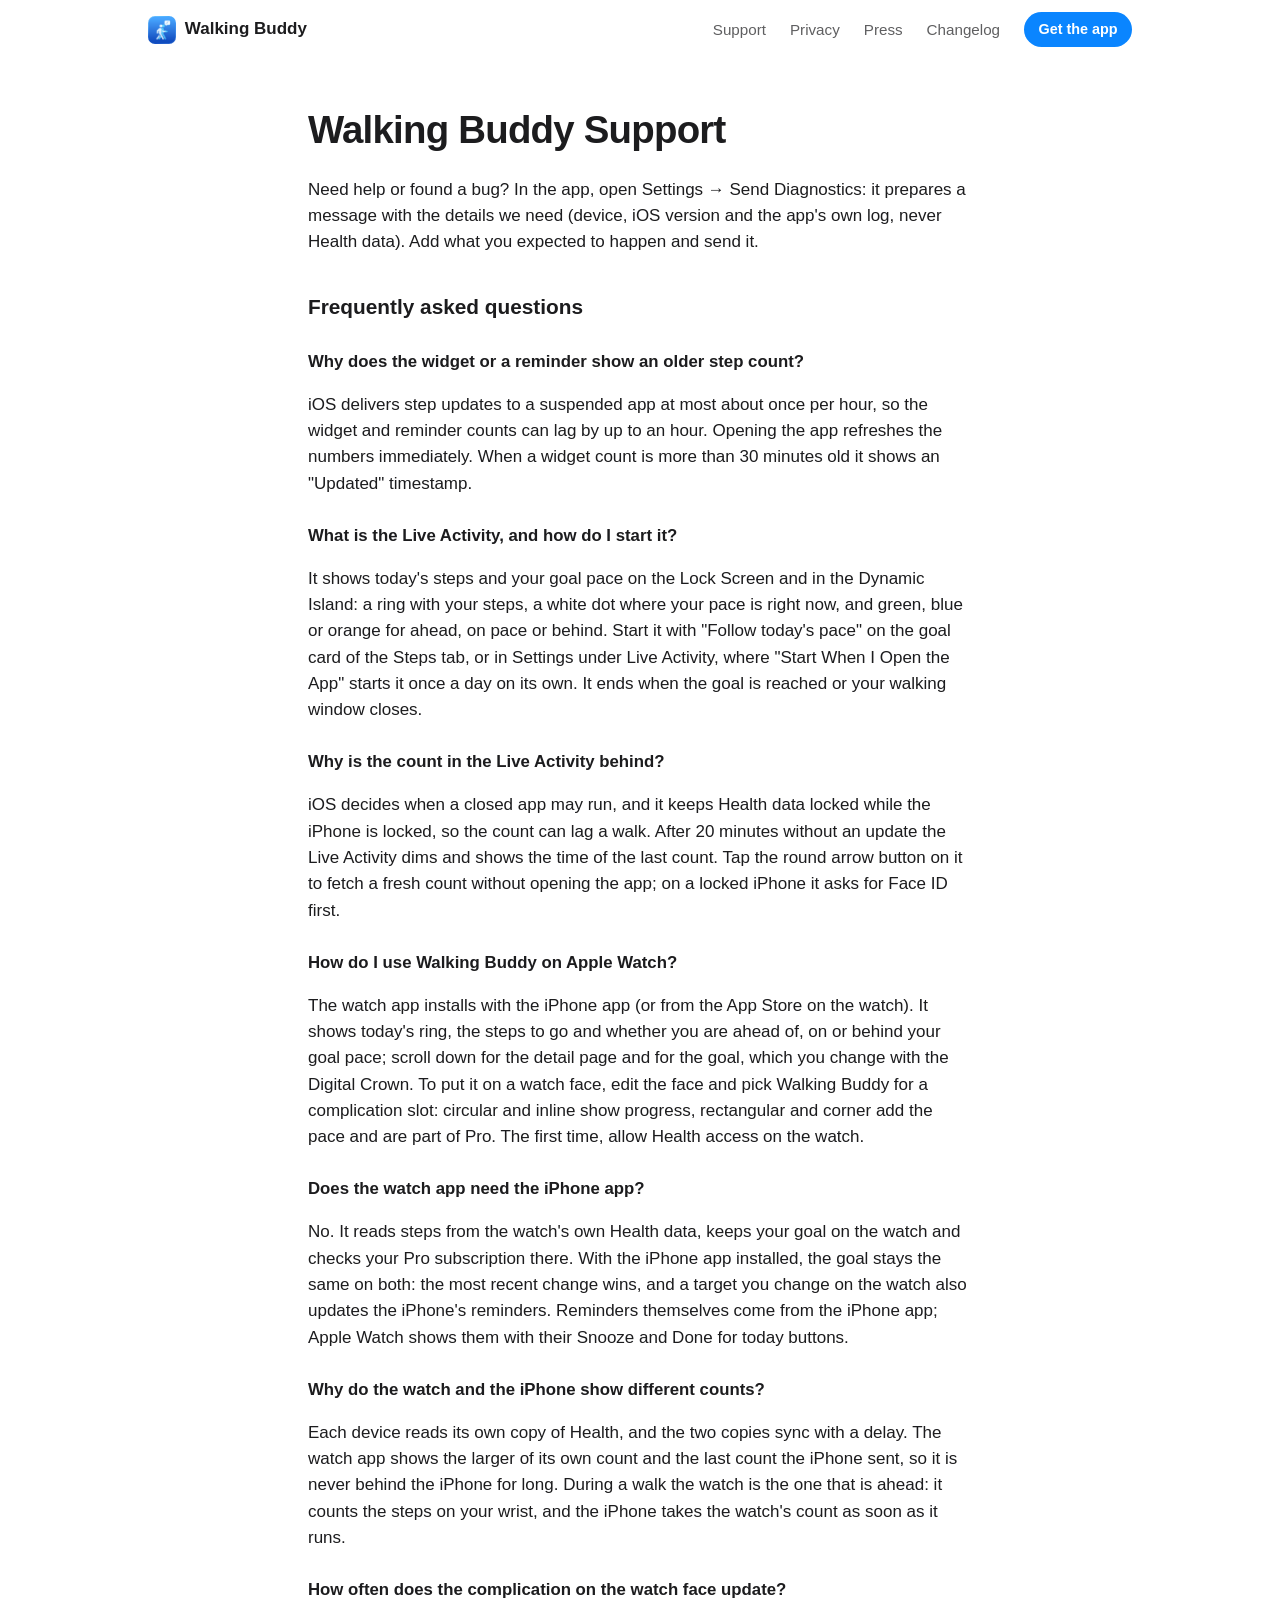
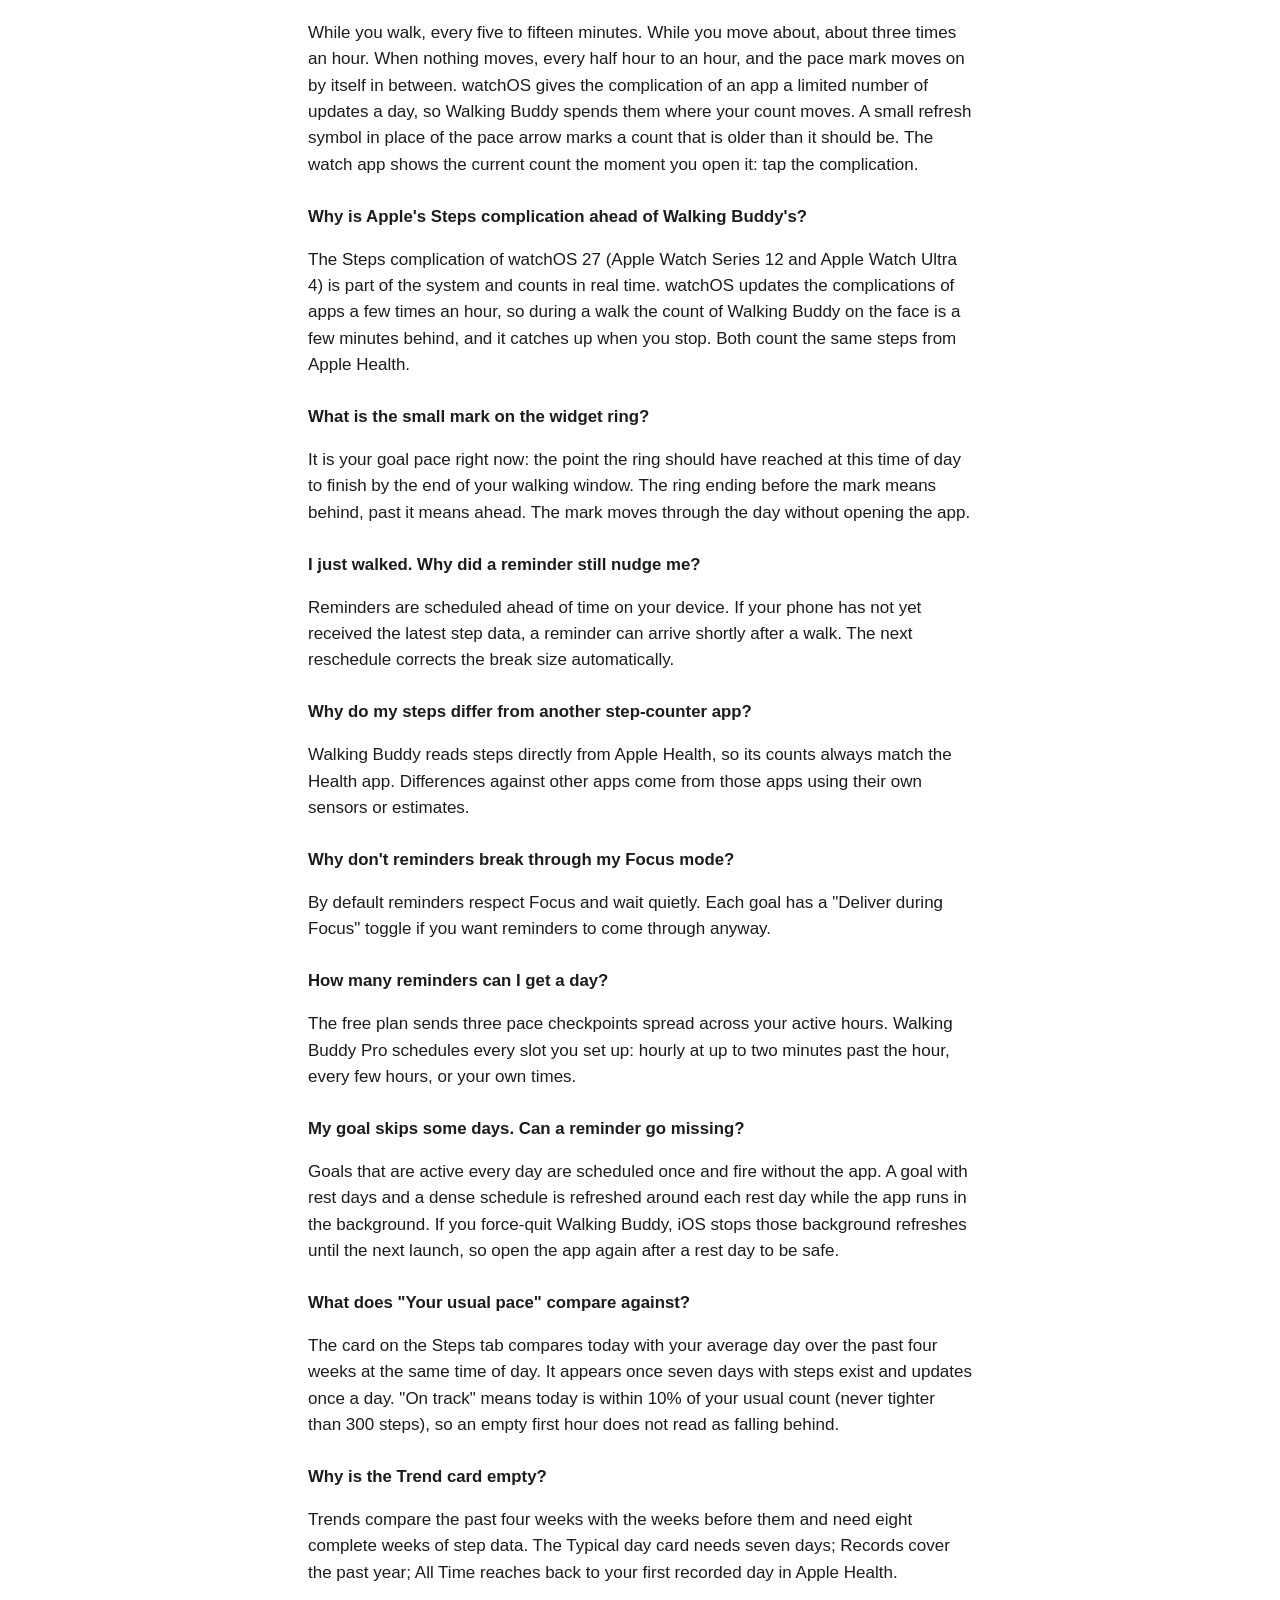
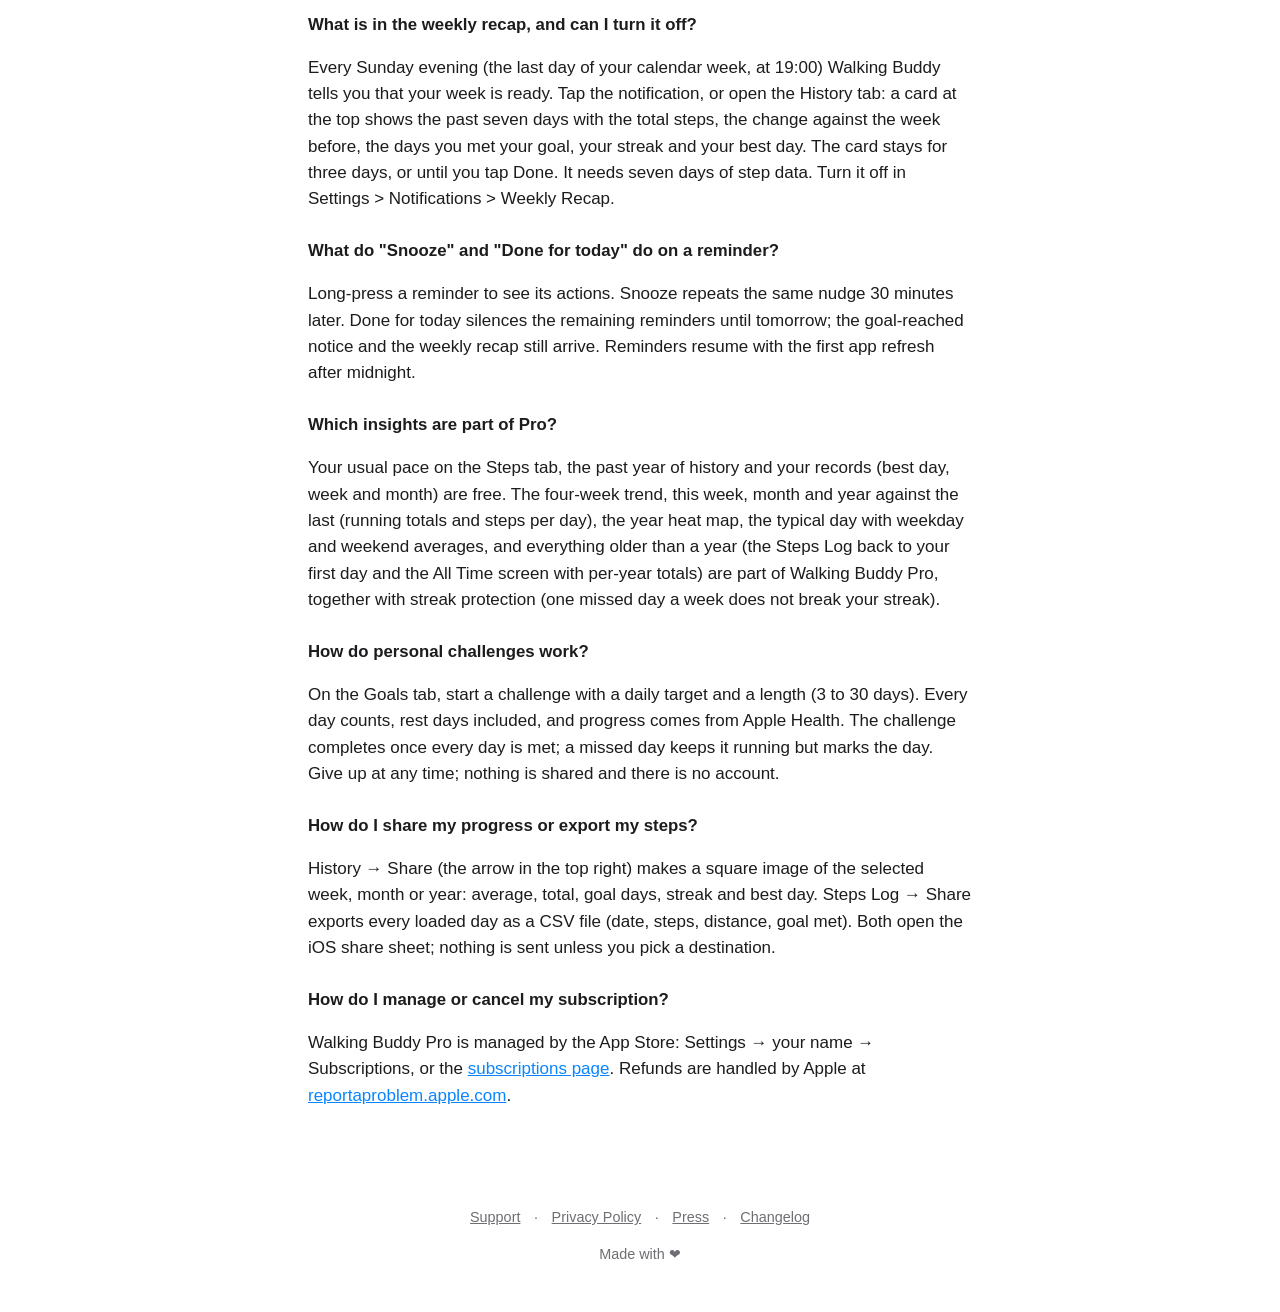
<file: support/index.html>
<!DOCTYPE html>
<html lang="en">
<head>
  <meta charset="utf-8">
  <meta name="viewport" content="width=device-width, initial-scale=1">
  <title>Support: Walking Buddy</title>
  <meta name="description" content="Help and frequently asked questions for Walking Buddy, the step reminder app for iPhone and Apple Watch.">
  <link rel="icon" href="/assets/icon.png">
  <link rel="stylesheet" href="/assets/site.css">
</head>
<body>
  <header>
    <div class="wrap">
      <a class="brand" href="/"><img src="/assets/icon.png" alt=""> Walking Buddy</a>
      <nav><a href="/support/">Support</a><a href="/privacy/">Privacy</a><a href="/press/">Press</a><a class="wide" href="/changelog/">Changelog</a><a class="cta" href="https://apps.apple.com/app/id6804229044">Get the app</a></nav>
    </div>
  </header>

  <main class="page">
    <div class="wrap">
<h1>Walking Buddy Support</h1>

  <p>Need help or found a bug? In the app, open Settings → Send
  Diagnostics: it prepares a message with the details we need (device,
  iOS version and the app's own log, never Health data). Add what you
  expected to happen and send it.</p>

  <h2>Frequently asked questions</h2>

  <h3>Why does the widget or a reminder show an older step count?</h3>
  <p>iOS delivers step updates to a suspended app at most about once per
  hour, so the widget and reminder counts can lag by up to an hour. Opening
  the app refreshes the numbers immediately. When a widget count is more
  than 30 minutes old it shows an "Updated" timestamp.</p>

  <h3>What is the Live Activity, and how do I start it?</h3>
  <p>It shows today's steps and your goal pace on the Lock Screen and in
  the Dynamic Island: a ring with your steps, a white dot where your pace
  is right now, and green, blue or orange for ahead, on pace or behind.
  Start it with "Follow today's pace" on the goal card of the Steps tab,
  or in Settings under Live Activity, where "Start When I Open the App"
  starts it once a day on its own. It ends when the goal is reached or
  your walking window closes.</p>

  <h3>Why is the count in the Live Activity behind?</h3>
  <p>iOS decides when a closed app may run, and it keeps Health data
  locked while the iPhone is locked, so the count can lag a walk. After 20
  minutes without an update the Live Activity dims and shows the time of
  the last count. Tap the round arrow button on it to fetch a fresh count
  without opening the app; on a locked iPhone it asks for Face ID first.</p>

  <h3>How do I use Walking Buddy on Apple Watch?</h3>
  <p>The watch app installs with the iPhone app (or from the App Store
  on the watch). It shows today's ring, the steps to go and whether you
  are ahead of, on or behind your goal pace; scroll down for the detail
  page and for the goal, which you change with the Digital Crown. To put
  it on a watch face, edit the face and pick Walking Buddy for a
  complication slot: circular and inline show progress, rectangular and
  corner add the pace and are part of Pro. The first time, allow Health
  access on the watch.</p>

  <h3>Does the watch app need the iPhone app?</h3>
  <p>No. It reads steps from the watch's own Health data, keeps your goal
  on the watch and checks your Pro subscription there. With the iPhone app
  installed, the goal stays the same on both: the most recent change wins,
  and a target you change on the watch also updates the iPhone's
  reminders. Reminders themselves come from the iPhone app; Apple Watch
  shows them with their Snooze and Done for today buttons.</p>

  <h3>Why do the watch and the iPhone show different counts?</h3>
  <p>Each device reads its own copy of Health, and the two copies sync
  with a delay. The watch app shows the larger of its own count and the
  last count the iPhone sent, so it is never behind the iPhone for long.
  During a walk the watch is the one that is ahead: it counts the steps
  on your wrist, and the iPhone takes the watch's count as soon as it
  runs.</p>

  <h3>How often does the complication on the watch face update?</h3>
  <p>While you walk, every five to fifteen minutes. While you move about,
  about three times an hour. When nothing moves, every half hour to an
  hour, and the pace mark moves on by itself in between. watchOS gives
  the complication of an app a limited number of updates a day, so
  Walking Buddy spends them where your count moves. A small refresh
  symbol in place of the pace arrow marks a count that is older than it
  should be. The watch app shows the current count the moment you open
  it: tap the complication.</p>

  <h3>Why is Apple's Steps complication ahead of Walking Buddy's?</h3>
  <p>The Steps complication of watchOS 27 (Apple Watch Series 12 and
  Apple Watch Ultra 4) is part of the system and counts in real time.
  watchOS updates the complications of apps a few times an hour, so
  during a walk the count of Walking Buddy on the face is a few minutes
  behind, and it catches up when you stop. Both count the same steps
  from Apple Health.</p>

  <h3>What is the small mark on the widget ring?</h3>
  <p>It is your goal pace right now: the point the ring should have
  reached at this time of day to finish by the end of your walking window.
  The ring ending before the mark means behind, past it means ahead. The
  mark moves through the day without opening the app.</p>

  <h3>I just walked. Why did a reminder still nudge me?</h3>
  <p>Reminders are scheduled ahead of time on your device. If your phone
  has not yet received the latest step data, a reminder can arrive shortly
  after a walk. The next reschedule corrects the break size automatically.</p>

  <h3>Why do my steps differ from another step-counter app?</h3>
  <p>Walking Buddy reads steps directly from Apple Health, so its counts
  always match the Health app. Differences against other apps come from
  those apps using their own sensors or estimates.</p>

  <h3>Why don't reminders break through my Focus mode?</h3>
  <p>By default reminders respect Focus and wait quietly. Each goal has a
  "Deliver during Focus" toggle if you want reminders to come through
  anyway.</p>

  <h3>How many reminders can I get a day?</h3>
  <p>The free plan sends three pace checkpoints spread across your active
  hours. Walking Buddy Pro schedules every slot you set up: hourly at up
  to two minutes past the hour, every few hours, or your own times.</p>

  <h3>My goal skips some days. Can a reminder go missing?</h3>
  <p>Goals that are active every day are scheduled once and fire without
  the app. A goal with rest days and a dense schedule is refreshed around
  each rest day while the app runs in the background. If you force-quit
  Walking Buddy, iOS stops those background refreshes until the next
  launch, so open the app again after a rest day to be safe.</p>

  <h3>What does "Your usual pace" compare against?</h3>
  <p>The card on the Steps tab compares today with your average day over
  the past four weeks at the same time of day. It appears once seven days
  with steps exist and updates once a day. "On track" means today is
  within 10% of your usual count (never tighter than 300 steps), so an
  empty first hour does not read as falling behind.</p>

  <h3>Why is the Trend card empty?</h3>
  <p>Trends compare the past four weeks with the weeks before them and
  need eight complete weeks of step data. The Typical day card needs seven
  days; Records cover the past year; All Time reaches back to your first
  recorded day in Apple Health.</p>

  <h3>What is in the weekly recap, and can I turn it off?</h3>
  <p>Every Sunday evening (the last day of your calendar week, at 19:00)
  Walking Buddy tells you that your week is ready. Tap the notification,
  or open the History tab: a card at the top shows the past seven days
  with the total steps, the change against the week before, the days you
  met your goal, your streak and your best day. The card stays for three
  days, or until you tap Done. It needs seven days of step data. Turn it
  off in Settings > Notifications > Weekly Recap.</p>

  <h3>What do "Snooze" and "Done for today" do on a reminder?</h3>
  <p>Long-press a reminder to see its actions. Snooze repeats the same
  nudge 30 minutes later. Done for today silences the remaining reminders
  until tomorrow; the goal-reached notice and the weekly recap still
  arrive. Reminders resume with the first app refresh after midnight.</p>

  <h3>Which insights are part of Pro?</h3>
  <p>Your usual pace on the Steps tab, the past year of history and your
  records (best day, week and month) are free. The four-week trend, this
  week, month and year against the last (running totals and steps per
  day), the year heat map, the typical day with weekday and weekend
  averages, and everything older than a year (the Steps Log back to
  your first day and the All Time screen with per-year totals) are part of Walking
  Buddy Pro, together with streak protection (one missed day a week does
  not break your streak).</p>

  <h3>How do personal challenges work?</h3>
  <p>On the Goals tab, start a challenge with a daily target and a
  length (3 to 30 days). Every day counts, rest days included, and
  progress comes from Apple Health. The challenge completes once every
  day is met; a missed day keeps it running but marks the day. Give up
  at any time; nothing is shared and there is no account.</p>

  <h3>How do I share my progress or export my steps?</h3>
  <p>History → Share (the arrow in the top right) makes a square image of
  the selected week, month or year: average, total, goal days, streak and
  best day. Steps Log → Share exports every loaded day as a CSV file (date,
  steps, distance, goal met). Both open the iOS share sheet; nothing is
  sent unless you pick a destination.</p>

  <h3>How do I manage or cancel my subscription?</h3>
  <p>Walking Buddy Pro is managed by the App Store: Settings →
  your name → Subscriptions, or the
  <a href="https://apps.apple.com/account/subscriptions">subscriptions page</a>.
  Refunds are handled by Apple at
  <a href="https://reportaproblem.apple.com">reportaproblem.apple.com</a>.</p>
    </div>
  </main>

  <footer>
    <div class="wrap">
      <a href="/support/">Support</a> · <a href="/privacy/">Privacy Policy</a> · <a href="/press/">Press</a> · <a href="/changelog/">Changelog</a>
      <p>Made with ❤︎</p>
    </div>
  </footer>
</body>
</html>
</file>
<file: assets/site.css>
:root {
      --blue: #0a85ff; --aqua: #30d1ff; --ink: #1c1c1e; --muted: #6e6e73;
      --card: #f2f2f7; --bg: #ffffff; --hair: rgba(0,0,0,.08);
    }
    @media (prefers-color-scheme: dark) {
      :root { --ink: #f2f2f7; --muted: #a1a1a6; --card: #1c1c1e; --bg: #000; --hair: rgba(255,255,255,.1); }
    }
    * { box-sizing: border-box; }
    body { margin: 0; background: var(--bg); color: var(--ink);
           font: 17px/1.55 -apple-system, BlinkMacSystemFont, "Segoe UI", sans-serif; }
    a { color: var(--blue); }
    .wrap { max-width: 64rem; margin: 0 auto; padding: 0 1.25rem; }

    /* Header: transparent over the hero glow, frosted once the page scrolls.
       The bottom hairline fades in with a scroll-driven animation; browsers
       without support keep a faint static hairline. */
    header { position: sticky; top: 0; z-index: 10; padding: .75rem 0;
             background: color-mix(in srgb, var(--bg) 72%, transparent);
             -webkit-backdrop-filter: blur(20px) saturate(180%); backdrop-filter: blur(20px) saturate(180%);
             border-bottom: 1px solid var(--hair); }
    @supports (animation-timeline: scroll()) {
      header { border-bottom-color: transparent; background: transparent;
               animation: header-scrolled linear both; animation-timeline: scroll(); animation-range: 0 80px; }
      @keyframes header-scrolled {
        to { border-bottom-color: var(--hair); background: color-mix(in srgb, var(--bg) 72%, transparent); }
      }
    }
    header .wrap { display: flex; align-items: center; justify-content: space-between; }
    .brand { display: flex; align-items: center; gap: .55rem; font-weight: 700; text-decoration: none; color: var(--ink); }
    .brand img { width: 28px; height: 28px; border-radius: 7px; }
    nav { display: flex; align-items: center; gap: 1.5rem; }
    nav a { text-decoration: none; color: var(--ink); opacity: .7; font-size: .95rem; transition: opacity .15s; }
    nav a:hover { opacity: 1; }
    nav a.cta { opacity: 1; color: #fff; background: var(--blue); font-weight: 600; font-size: .9rem;
                padding: .4rem .9rem; border-radius: 999px; transition: background .15s; }
    nav a.cta:hover { background: #0074e4; }

    /* The hero glow lives on the page so it continues under the header. */
    body.home { position: relative; }
    body.home::before { content: ""; position: absolute; left: 0; right: 0; top: 0; height: 44rem;
      pointer-events: none; z-index: -1;
      background: radial-gradient(60% 50% at 30% 20%, rgba(10,133,255,.28), transparent 70%),
                  radial-gradient(50% 45% at 75% 10%, rgba(48,209,255,.22), transparent 70%); }

    .hero { padding: 3rem 0 2rem; }
    .hero .wrap { display: grid; grid-template-columns: 1.1fr .9fr; gap: 2rem; align-items: center; }
    .hero h1 { font-size: clamp(2rem, 5vw, 3.2rem); line-height: 1.1; margin: 0 0 1rem; letter-spacing: -.02em; }
    .hero h1 span { background: linear-gradient(90deg, var(--blue), var(--aqua)); -webkit-background-clip: text; background-clip: text; color: transparent; }
    .hero p.lead { font-size: 1.2rem; color: var(--muted); margin: 0 0 1.5rem; max-width: 30rem; }
    /* Apple's badge: official SVG from toolbox.marketingtools.apple.com,
       shown at its own proportions with clear space, per Apple's
       App Store marketing guidelines. */
    .badge { display: inline-block; margin: .25rem 0; }
    .badge img { display: block; height: 60px; width: auto; }
    .note { font-size: .9rem; color: var(--muted); margin-top: .8rem; }
    .phone { justify-self: center; width: min(320px, 80vw); border-radius: 36px; overflow: hidden;
             box-shadow: 0 30px 60px rgba(10,133,255,.25), 0 0 0 1px var(--hair); }
    .phone img { display: block; width: 100%; }

    .features { padding: 2.5rem 0; }
    .grid { display: grid; grid-template-columns: repeat(2, 1fr); gap: 1rem; }
    .card { background: var(--card); border-radius: 20px; padding: 1.4rem; }
    .card .tag { margin-bottom: .8rem; }
    .card h3 { margin: 0 0 .4rem; font-size: 1.1rem; }
    .card p { margin: 0; color: var(--muted); font-size: .98rem; }

    .story { padding: 1rem 0 0; }
    .story .row { display: grid; grid-template-columns: .9fr 1.1fr; gap: 2.5rem; align-items: center; padding: 2.5rem 1.25rem; }
    .story .row.reverse .phone { order: 2; }
    .story .copy h2 { font-size: clamp(1.5rem, 3vw, 2rem); letter-spacing: -.02em; margin: .4rem 0 .6rem; }
    .story .copy p { color: var(--muted); margin: 0; max-width: 30rem; }
    .story .phone { width: min(280px, 70vw); box-shadow: 0 24px 50px rgba(10,133,255,.18), 0 0 0 1px var(--hair); }
    .tag { display: inline-block; font-size: .8rem; font-weight: 600; color: var(--blue);
           background: rgba(10,133,255,.12); border-radius: 999px; padding: .2rem .7rem; }

    .privacy { padding: 1rem 0 2rem; }
    .privacy .wrap { max-width: 44rem; }
    .privacy .panel { text-align: center; padding: 2.5rem 1.5rem; border-radius: 24px;
      border: 1px solid var(--hair);
      background: linear-gradient(180deg, rgba(10,133,255,.10), rgba(10,133,255,.02)); }
    .privacy h2 { margin: 0 0 .5rem; letter-spacing: -.02em; }
    .privacy p { margin: 0 auto; max-width: 32rem; color: var(--muted); }
    .privacy .pills { display: flex; flex-wrap: wrap; justify-content: center; gap: .5rem; margin: 1.2rem 0; }
    .privacy .more { display: inline-block; text-decoration: none; font-weight: 600; }
    .privacy .more:hover { text-decoration: underline; }

    footer { padding: 2rem 0; text-align: center; color: var(--muted); font-size: .9rem; }
    footer a { margin: 0 .6rem; color: var(--muted); }

    @media (max-width: 720px) {
      .hero .wrap, .grid, .story .row { grid-template-columns: 1fr; }
      .story .row { padding: 1.5rem 1.25rem; }
      .story .row .phone { order: 2; justify-self: center; width: min(240px, 70vw); }
      .story .copy { text-align: center; }
      .story .copy p { margin: 0 auto; }
      .hero { padding-top: 2rem; }
      nav { gap: 1rem; }
      nav a.cta, nav a.wide { display: none; }
    }
  
    /* Content pages */
    main.page { padding: 2rem 0 3rem; }
    main.page .wrap { max-width: 44rem; }
    main.page h1 { font-size: clamp(1.8rem, 4vw, 2.4rem); letter-spacing: -.02em; margin: .5rem 0 .3rem; }
    main.page .meta { color: var(--muted); margin: 0 0 1.5rem; }
    /* Changelog: the date sits right under its version. */
    main.page h2 + .meta { margin: -.3rem 0 .8rem; font-size: .9rem; }
    main.page h2 { font-size: 1.3rem; margin: 2.2rem 0 .6rem; }
    main.page h3 { font-size: 1.05rem; margin: 1.6rem 0 .3rem; }
    main.page p, main.page li { color: var(--ink); }
    main.page ul { padding-left: 1.2rem; }
    main.page table { border-collapse: collapse; width: 100%; }
    main.page td { padding: .4rem .6rem .4rem 0; vertical-align: top; border-bottom: 1px solid var(--hair); }
    main.page td:first-child { white-space: nowrap; color: var(--muted); }
    main.page code { background: var(--card); padding: .1rem .35rem; border-radius: 6px; font-size: .92em; }
</file>
